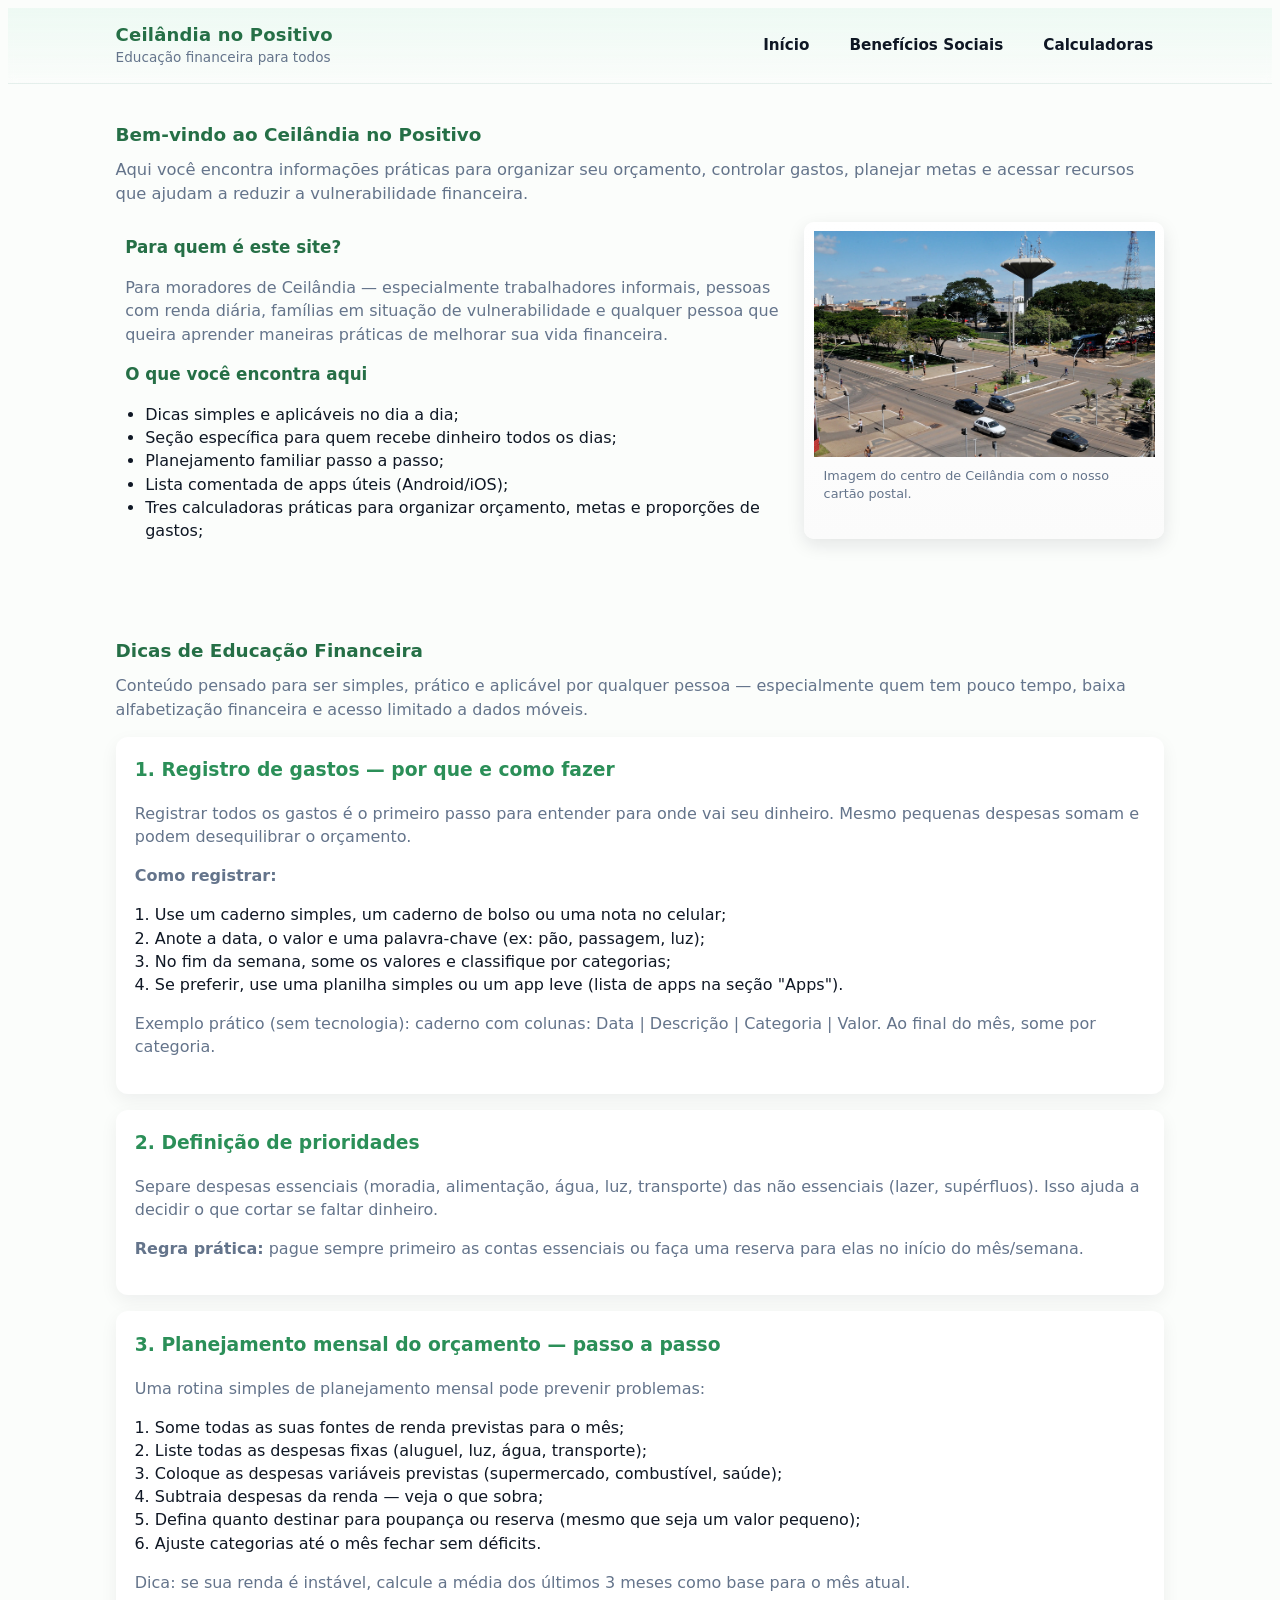
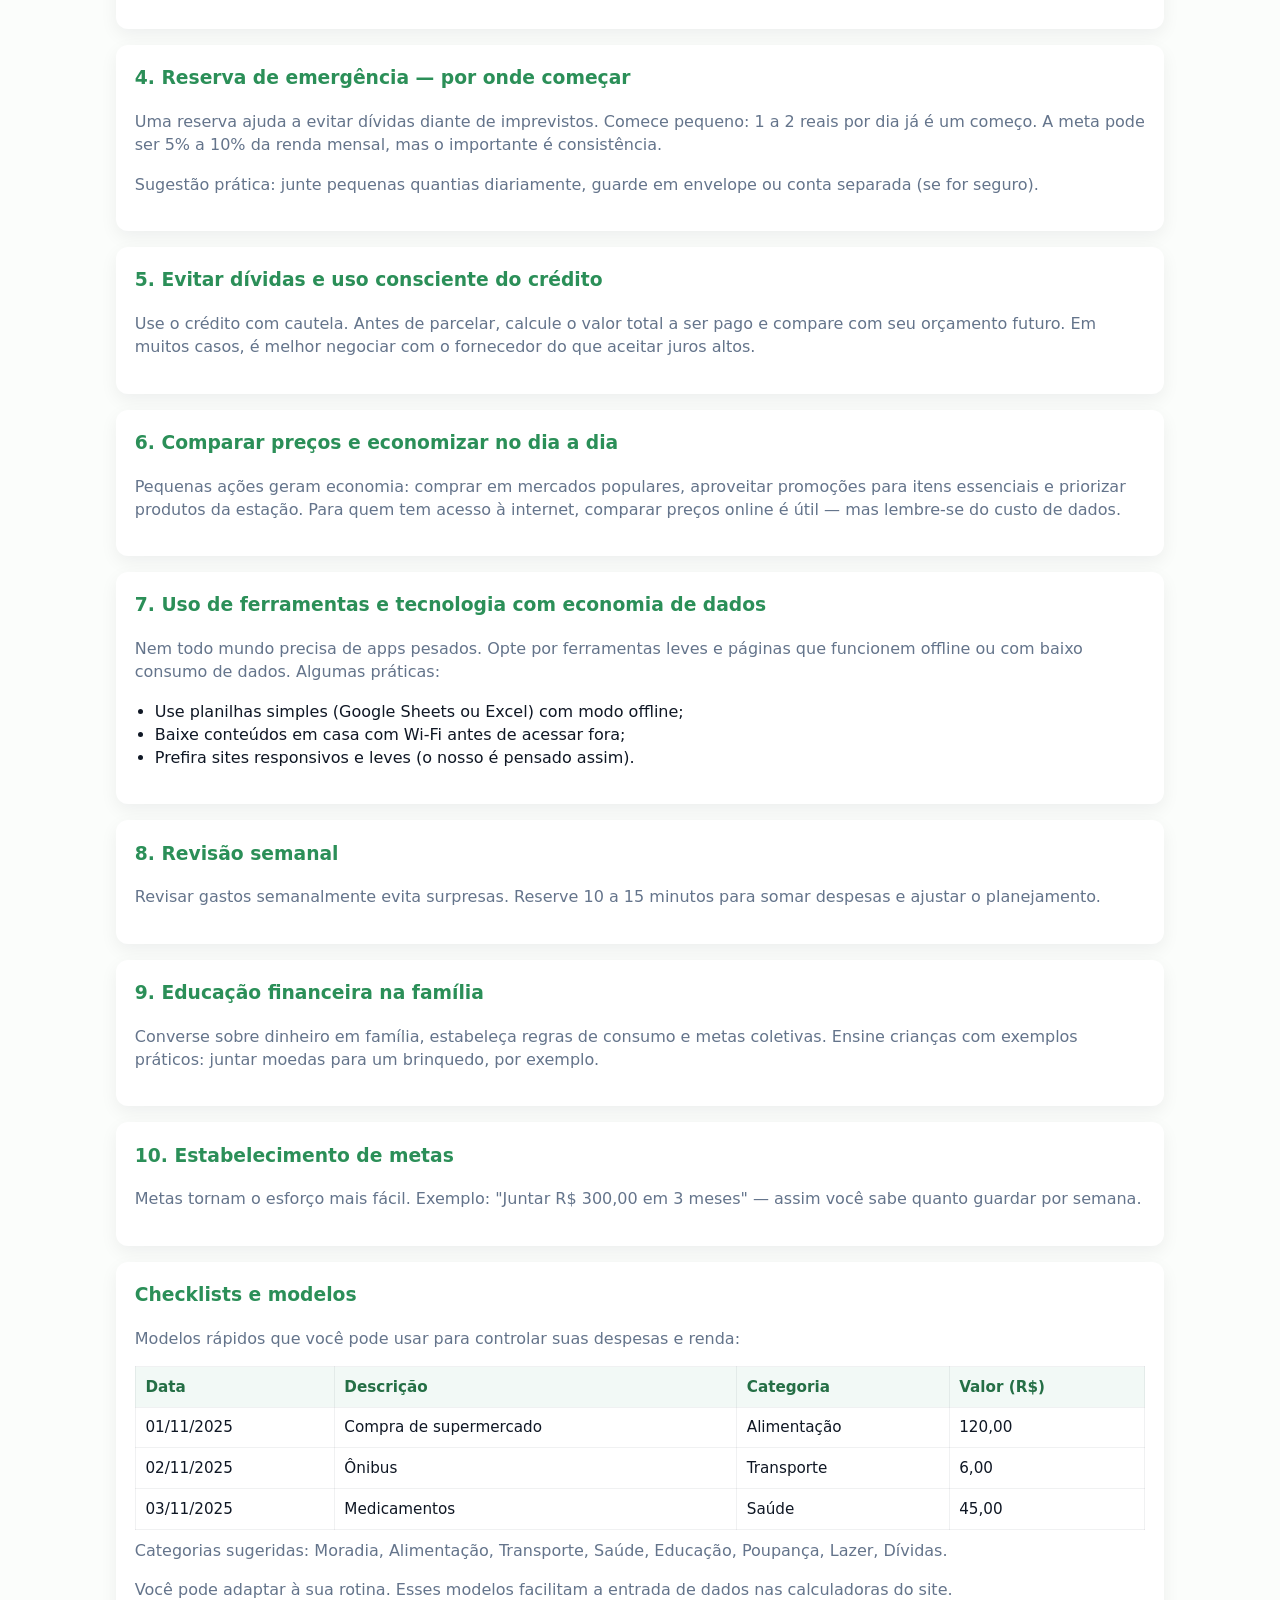
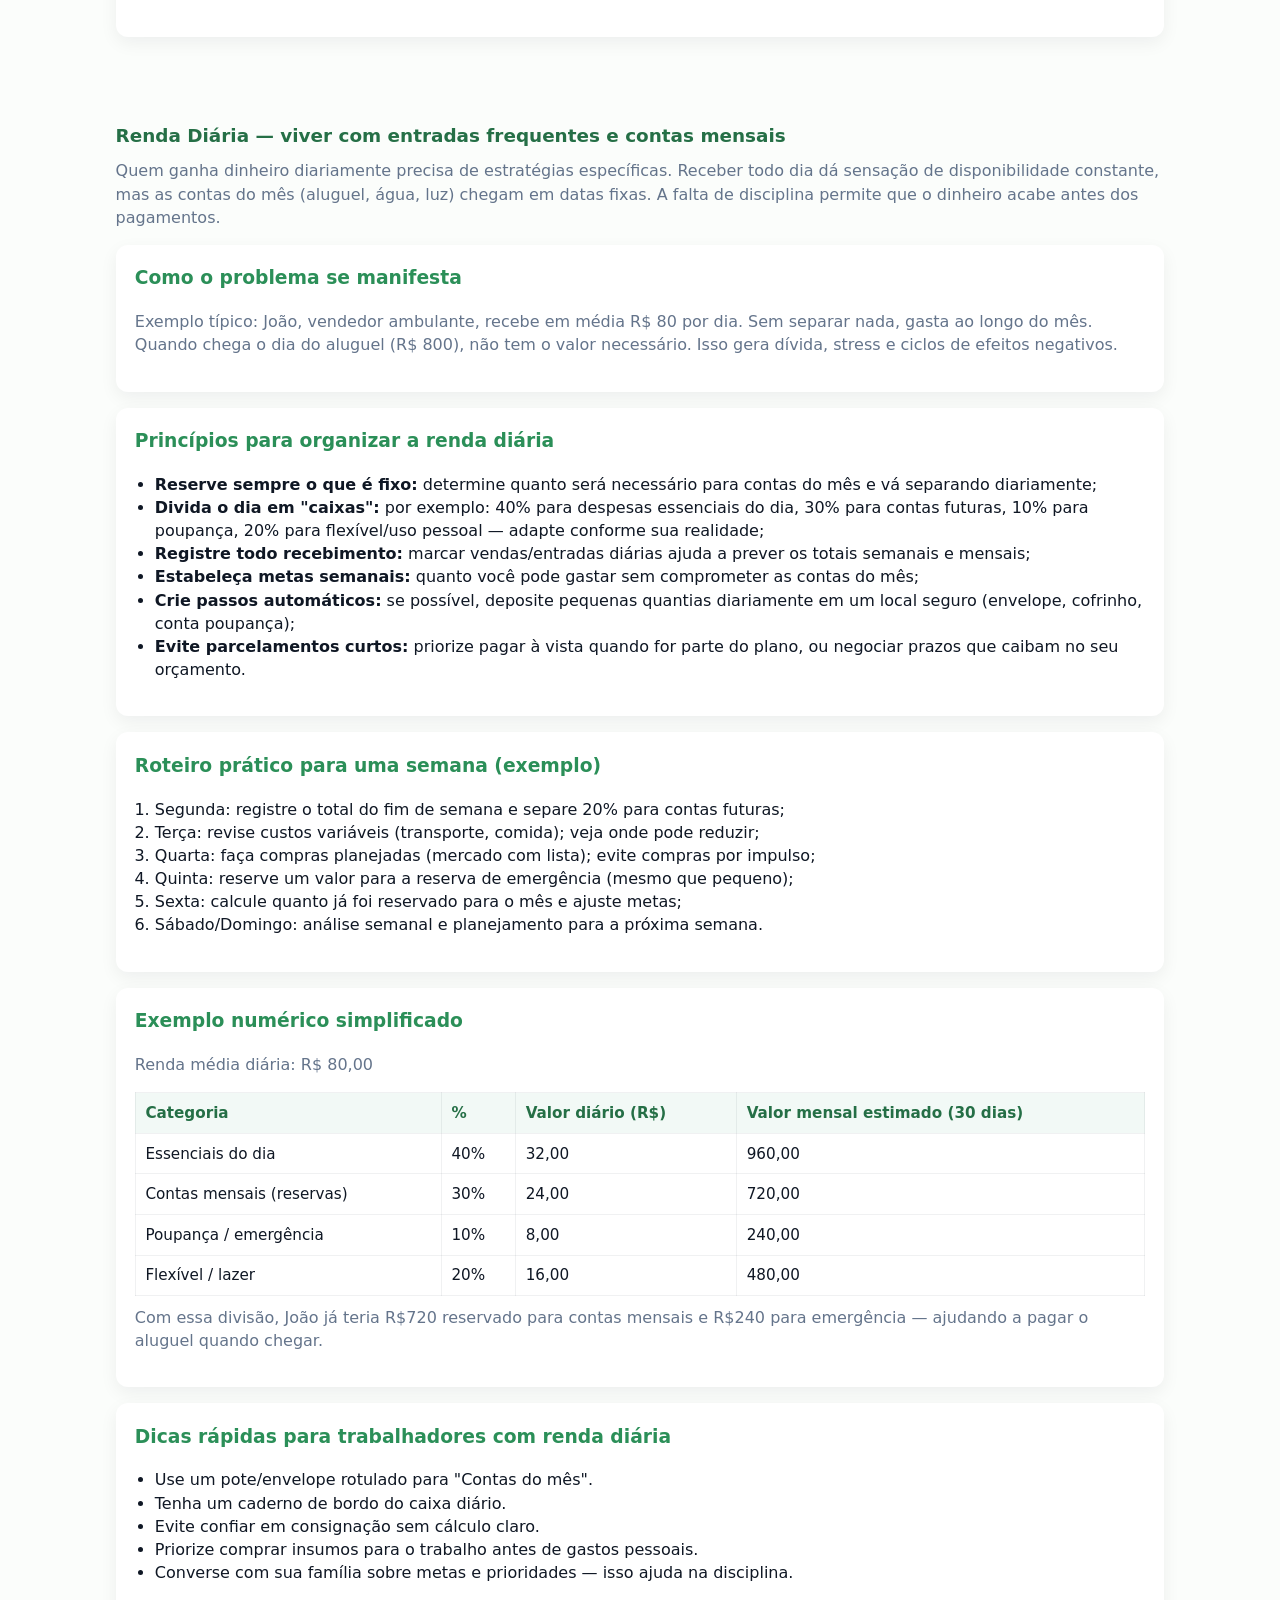
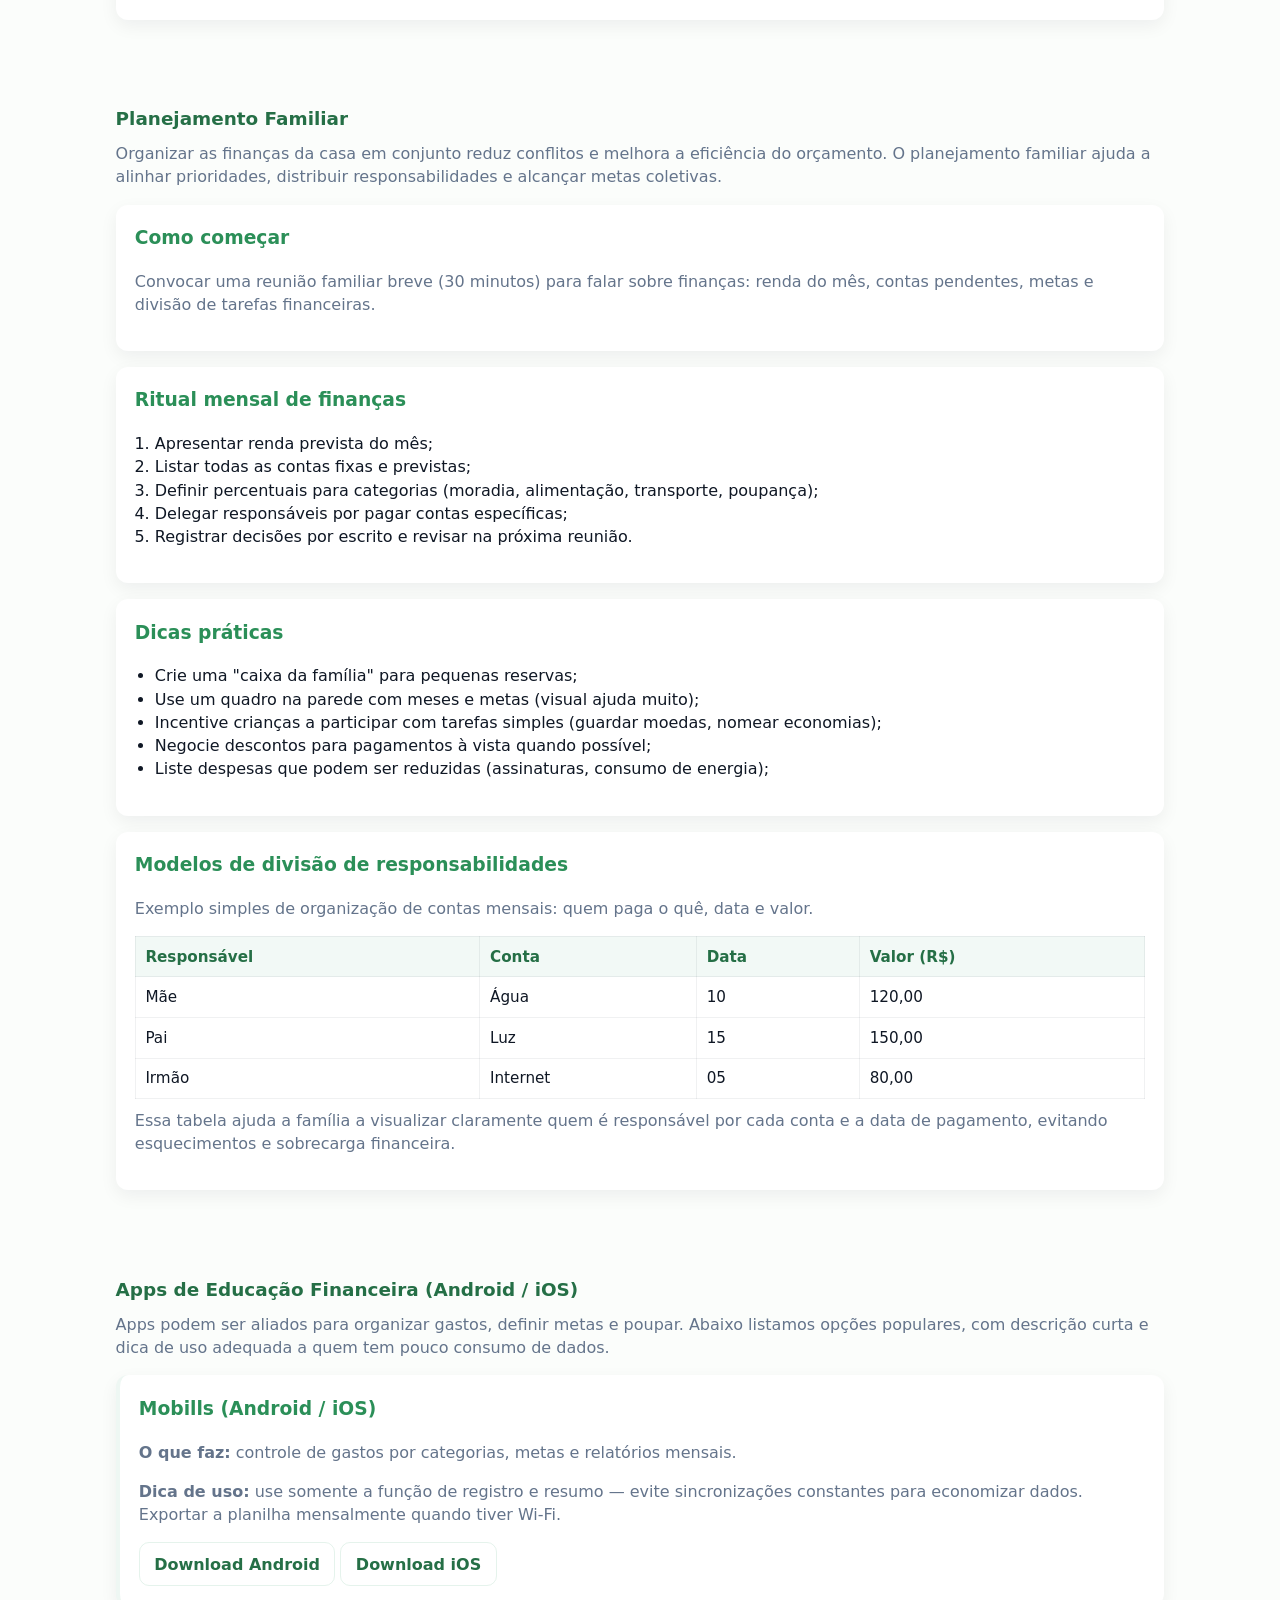
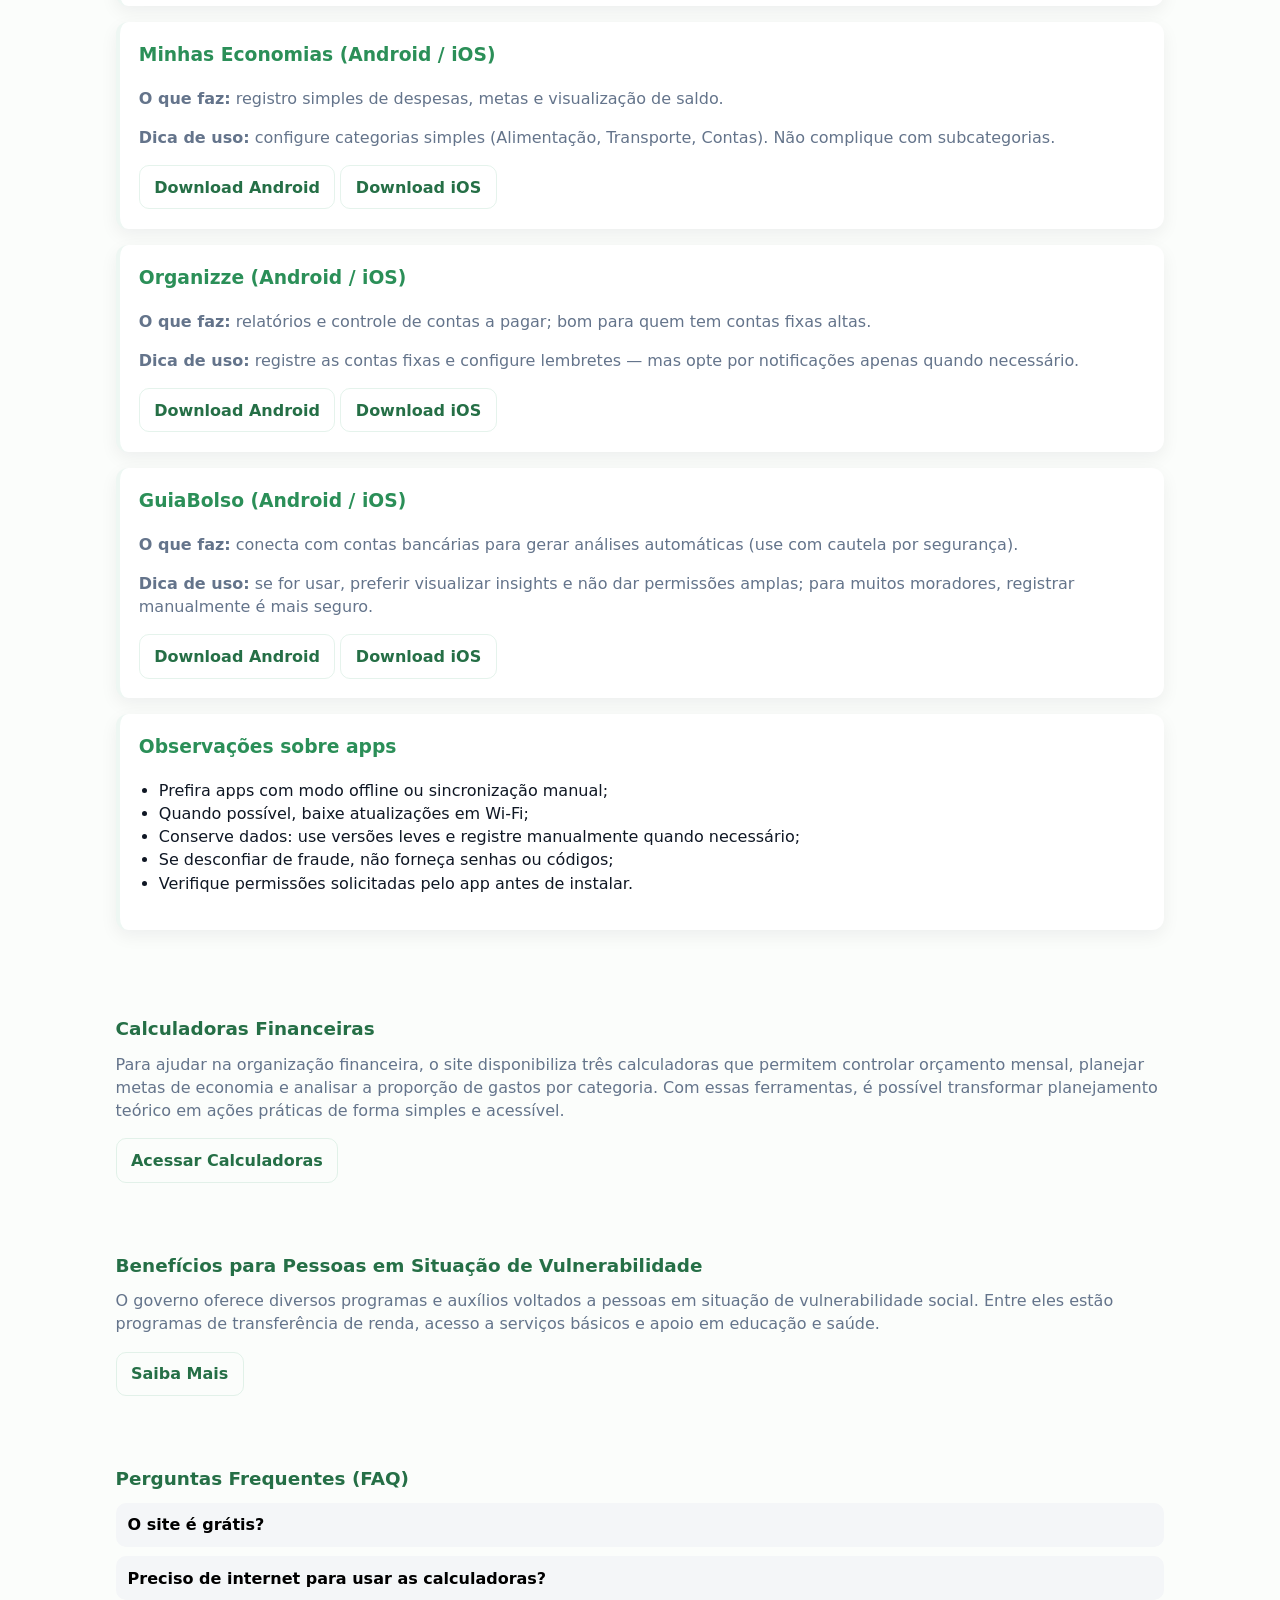
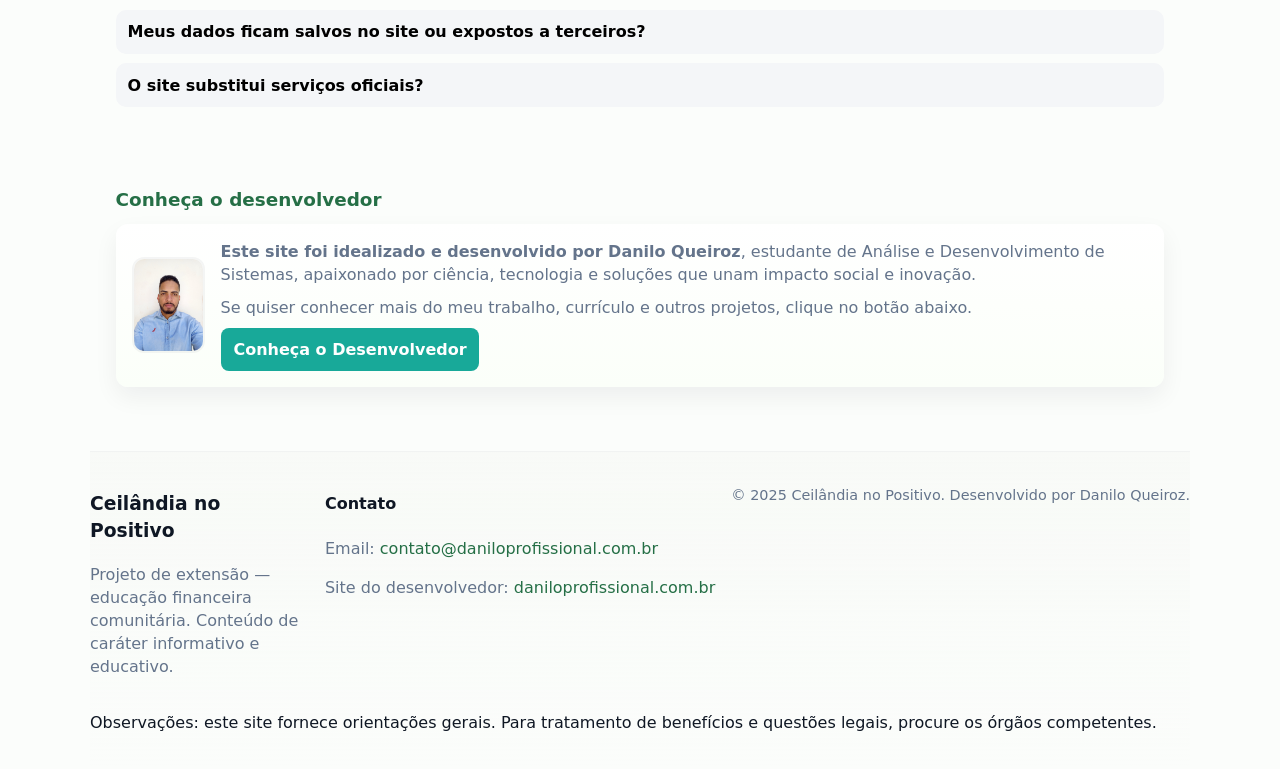
<file: index.html>
<!DOCTYPE html>
<html lang="pt-BR">

<head>
    <meta charset="utf-8" />
    <meta name="viewport" content="width=device-width, initial-scale=1" />
    <title>Ceilândia no Positivo — Educação Financeira Comunitária</title>
    <meta name="description"
        content="Ceilândia no Positivo: orientações práticas de educação financeira, ferramentas e recursos para trabalhadores com renda diária, famílias e moradores de Ceilândia." />
    <link rel="stylesheet" href="css/style.css" />

    <meta name="author" content="Danilo Queiroz" />
</head>

<body>

    <header>
        <div class="container header-inner">
            <div class="brand">
                <h1 class="site-title">Ceilândia no Positivo</h1>
                <p class="site-tag">Educação financeira para todos</p>
            </div>
            <nav>
                <ul class="nav-list">
                    <li class="nav-item"><a href="index.html">Início</a></li>
                    <li class="nav-item"><a href="beneficios.html">Benefícios Sociais</a></li>
                    <li class="nav-item"><a href="calculadoras.html">Calculadoras</a></li>
                </ul>
            </nav>
        </div>
    </header>


    <main id="main" role="main" aria-label="Conteúdo principal">
        <section id="inicio" class="section inicio container">
            <h2>Bem-vindo ao Ceilândia no Positivo</h2>
            <p class="lead">Aqui você encontra informações práticas para organizar seu orçamento, controlar gastos,
                planejar metas e acessar recursos que ajudam a reduzir a vulnerabilidade financeira.</p>

            <div class="hero-grid">
                <div class="hero-text">
                    <h3>Para quem é este site?</h3>
                    <p>Para moradores de Ceilândia — especialmente trabalhadores informais, pessoas com renda diária,
                        famílias em situação de vulnerabilidade e qualquer pessoa que queira aprender maneiras práticas
                        de melhorar sua vida financeira.</p>

                    <h3>O que você encontra aqui</h3>
                    <ul>
                        <li>Dicas simples e aplicáveis no dia a dia;</li>
                        <li>Seção específica para quem recebe dinheiro todos os dias;</li>
                        <li>Planejamento familiar passo a passo;</li>
                        <li>Lista comentada de apps úteis (Android/iOS);</li>
                        <li>Tres calculadoras práticas para organizar orçamento, metas e proporções de gastos;</li>
                    </ul>
                </div>

                <div class="hero-media">
                    <img src="imagens/hero-ceilandia.jpg" alt="Panorama de Ceilândia e população" />
                    <p class="caption">Imagem do centro de Ceilândia com o nosso cartão postal.</p>
                </div>
            </div>

        </section>


        <section id="dicas" class="section dicas container" aria-labelledby="dicas-title">
            <h2 id="dicas-title">Dicas de Educação Financeira</h2>
            <p class="intro">Conteúdo pensado para ser simples, prático e aplicável por qualquer pessoa — especialmente
                quem tem pouco tempo, baixa alfabetização financeira e acesso limitado a dados móveis.</p>


            <article class="dica bloco" id="registro-gastos">
                <h3>1. Registro de gastos — por que e como fazer</h3>
                <p>Registrar todos os gastos é o primeiro passo para entender para onde vai seu dinheiro. Mesmo pequenas
                    despesas somam e podem desequilibrar o orçamento.</p>
                <p><strong>Como registrar:</strong></p>
                <ol>
                    <li>Use um caderno simples, um caderno de bolso ou uma nota no celular;</li>
                    <li>Anote a data, o valor e uma palavra-chave (ex: pão, passagem, luz);</li>
                    <li>No fim da semana, some os valores e classifique por categorias;</li>
                    <li>Se preferir, use uma planilha simples ou um app leve (lista de apps na seção "Apps").</li>
                </ol>
                <p class="exemplo">Exemplo prático (sem tecnologia): caderno com colunas: Data | Descrição | Categoria |
                    Valor. Ao final do mês, some por categoria.</p>
            </article>

            <article class="dica bloco" id="prioridades">
                <h3>2. Definição de prioridades</h3>
                <p>Separe despesas essenciais (moradia, alimentação, água, luz, transporte) das não essenciais (lazer,
                    supérfluos). Isso ajuda a decidir o que cortar se faltar dinheiro.</p>
                <p><strong>Regra prática:</strong> pague sempre primeiro as contas essenciais ou faça uma reserva para
                    elas no início do mês/semana.</p>
            </article>

            <article class="dica bloco" id="orcamento-mensal">
                <h3>3. Planejamento mensal do orçamento — passo a passo</h3>
                <p>Uma rotina simples de planejamento mensal pode prevenir problemas:</p>
                <ol>
                    <li>Some todas as suas fontes de renda previstas para o mês;</li>
                    <li>Liste todas as despesas fixas (aluguel, luz, água, transporte);</li>
                    <li>Coloque as despesas variáveis previstas (supermercado, combustível, saúde);</li>
                    <li>Subtraia despesas da renda — veja o que sobra;</li>
                    <li>Defina quanto destinar para poupança ou reserva (mesmo que seja um valor pequeno);</li>
                    <li>Ajuste categorias até o mês fechar sem déficits.</li>
                </ol>
                <p class="dica-rapida">Dica: se sua renda é instável, calcule a média dos últimos 3 meses como base para
                    o mês atual.</p>
            </article>

            <article class="dica bloco" id="reserva-emergencia">
                <h3>4. Reserva de emergência — por onde começar</h3>
                <p>Uma reserva ajuda a evitar dívidas diante de imprevistos. Comece pequeno: 1 a 2 reais por dia já é um
                    começo. A meta pode ser 5% a 10% da renda mensal, mas o importante é consistência.</p>
                <p>Sugestão prática: junte pequenas quantias diariamente, guarde em envelope ou conta separada (se for
                    seguro).</p>
            </article>

            <article class="dica bloco" id="evitar-dividas">
                <h3>5. Evitar dívidas e uso consciente do crédito</h3>
                <p>Use o crédito com cautela. Antes de parcelar, calcule o valor total a ser pago e compare com seu
                    orçamento futuro. Em muitos casos, é melhor negociar com o fornecedor do que aceitar juros altos.
                </p>
            </article>

            <article class="dica bloco" id="comparar-precos">
                <h3>6. Comparar preços e economizar no dia a dia</h3>
                <p>Pequenas ações geram economia: comprar em mercados populares, aproveitar promoções para itens
                    essenciais e priorizar produtos da estação. Para quem tem acesso à internet, comparar preços online
                    é útil — mas lembre-se do custo de dados.</p>
            </article>

            <article class="dica bloco" id="uso-ferramentas">
                <h3>7. Uso de ferramentas e tecnologia com economia de dados</h3>
                <p>Nem todo mundo precisa de apps pesados. Opte por ferramentas leves e páginas que funcionem offline ou
                    com baixo consumo de dados. Algumas práticas:</p>
                <ul>
                    <li>Use planilhas simples (Google Sheets ou Excel) com modo offline;</li>
                    <li>Baixe conteúdos em casa com Wi-Fi antes de acessar fora;</li>
                    <li>Prefira sites responsivos e leves (o nosso é pensado assim).</li>
                </ul>
            </article>

            <article class="dica bloco" id="revisao-semanal">
                <h3>8. Revisão semanal</h3>
                <p>Revisar gastos semanalmente evita surpresas. Reserve 10 a 15 minutos para somar despesas e ajustar o
                    planejamento.</p>
            </article>

            <article class="dica bloco" id="educacao-familiar">
                <h3>9. Educação financeira na família</h3>
                <p>Converse sobre dinheiro em família, estabeleça regras de consumo e metas coletivas. Ensine crianças
                    com exemplos práticos: juntar moedas para um brinquedo, por exemplo.</p>
            </article>

            <article class="dica bloco" id="metas">
                <h3>10. Estabelecimento de metas</h3>
                <p>Metas tornam o esforço mais fácil. Exemplo: "Juntar R$ 300,00 em 3 meses" — assim você sabe quanto
                    guardar por semana.</p>
            </article>

            <article class="dica bloco" id="checklists">
                <h3>Checklists e modelos</h3>
                <p>Modelos rápidos que você pode usar para controlar suas despesas e renda:</p>

                <table class="table-exemplo" summary="Modelo de controle de gastos diário">
                    <thead>
                        <tr>
                            <th>Data</th>
                            <th>Descrição</th>
                            <th>Categoria</th>
                            <th>Valor (R$)</th>
                        </tr>
                    </thead>
                    <tbody>
                        <tr>
                            <td>01/11/2025</td>
                            <td>Compra de supermercado</td>
                            <td>Alimentação</td>
                            <td>120,00</td>
                        </tr>
                        <tr>
                            <td>02/11/2025</td>
                            <td>Ônibus</td>
                            <td>Transporte</td>
                            <td>6,00</td>
                        </tr>
                        <tr>
                            <td>03/11/2025</td>
                            <td>Medicamentos</td>
                            <td>Saúde</td>
                            <td>45,00</td>
                        </tr>
                    </tbody>
                </table>

                <p>Categorias sugeridas: Moradia, Alimentação, Transporte, Saúde, Educação, Poupança, Lazer, Dívidas.
                </p>
                <p>Você pode adaptar à sua rotina. Esses modelos facilitam a entrada de dados nas calculadoras do site.
                </p>
            </article>

        </section>


        <section id="renda-diaria" class="section renda container" aria-labelledby="renda-diaria-title">
            <h2 id="renda-diaria-title">Renda Diária — viver com entradas frequentes e contas mensais</h2>
            <p>Quem ganha dinheiro diariamente precisa de estratégias específicas. Receber todo dia dá sensação de
                disponibilidade constante, mas as contas do mês (aluguel, água, luz) chegam em datas fixas. A falta de
                disciplina permite que o dinheiro acabe antes dos pagamentos.</p>

            <article class="rd-intro bloco">
                <h3>Como o problema se manifesta</h3>
                <p>Exemplo típico: João, vendedor ambulante, recebe em média R$ 80 por dia. Sem separar nada, gasta ao
                    longo do mês. Quando chega o dia do aluguel (R$ 800), não tem o valor necessário. Isso gera dívida,
                    stress e ciclos de efeitos negativos.</p>
            </article>

            <article class="rd-principios bloco">
                <h3>Princípios para organizar a renda diária</h3>
                <ul>
                    <li><strong>Reserve sempre o que é fixo:</strong> determine quanto será necessário para contas do
                        mês e vá separando diariamente;</li>
                    <li><strong>Divida o dia em "caixas":</strong> por exemplo: 40% para despesas essenciais do dia, 30%
                        para contas futuras, 10% para poupança, 20% para flexível/uso pessoal — adapte conforme sua
                        realidade;</li>
                    <li><strong>Registre todo recebimento:</strong> marcar vendas/entradas diárias ajuda a prever os
                        totais semanais e mensais;</li>
                    <li><strong>Estabeleça metas semanais:</strong> quanto você pode gastar sem comprometer as contas do
                        mês;</li>
                    <li><strong>Crie passos automáticos:</strong> se possível, deposite pequenas quantias diariamente em
                        um local seguro (envelope, cofrinho, conta poupança);</li>
                    <li><strong>Evite parcelamentos curtos:</strong> priorize pagar à vista quando for parte do plano,
                        ou negociar prazos que caibam no seu orçamento.</li>
                </ul>
            </article>

            <article class="rd-roteiro bloco">
                <h3>Roteiro prático para uma semana (exemplo)</h3>
                <ol>
                    <li>Segunda: registre o total do fim de semana e separe 20% para contas futuras;</li>
                    <li>Terça: revise custos variáveis (transporte, comida); veja onde pode reduzir;</li>
                    <li>Quarta: faça compras planejadas (mercado com lista); evite compras por impulso;</li>
                    <li>Quinta: reserve um valor para a reserva de emergência (mesmo que pequeno);</li>
                    <li>Sexta: calcule quanto já foi reservado para o mês e ajuste metas;</li>
                    <li>Sábado/Domingo: análise semanal e planejamento para a próxima semana.</li>
                </ol>
            </article>

            <article class="rd-exemplo bloco">
                <h3>Exemplo numérico simplificado</h3>
                <p>Renda média diária: R$ 80,00</p>
                <table class="table-exemplo" summary="Exemplo distribuição renda diária">
                    <thead>
                        <tr>
                            <th>Categoria</th>
                            <th>%</th>
                            <th>Valor diário (R$)</th>
                            <th>Valor mensal estimado (30 dias)</th>
                        </tr>
                    </thead>
                    <tbody>
                        <tr>
                            <td>Essenciais do dia</td>
                            <td>40%</td>
                            <td>32,00</td>
                            <td>960,00</td>
                        </tr>
                        <tr>
                            <td>Contas mensais (reservas)</td>
                            <td>30%</td>
                            <td>24,00</td>
                            <td>720,00</td>
                        </tr>
                        <tr>
                            <td>Poupança / emergência</td>
                            <td>10%</td>
                            <td>8,00</td>
                            <td>240,00</td>
                        </tr>
                        <tr>
                            <td>Flexível / lazer</td>
                            <td>20%</td>
                            <td>16,00</td>
                            <td>480,00</td>
                        </tr>
                    </tbody>
                </table>
                <p>Com essa divisão, João já teria R$720 reservado para contas mensais e R$240 para emergência —
                    ajudando a pagar o aluguel quando chegar.</p>
            </article>

            <article class="rd-dicas bloco">
                <h3>Dicas rápidas para trabalhadores com renda diária</h3>
                <ul>
                    <li>Use um pote/envelope rotulado para "Contas do mês".</li>
                    <li>Tenha um caderno de bordo do caixa diário.</li>
                    <li>Evite confiar em consignação sem cálculo claro.</li>
                    <li>Priorize comprar insumos para o trabalho antes de gastos pessoais.</li>
                    <li>Converse com sua família sobre metas e prioridades — isso ajuda na disciplina.</li>
                </ul>
            </article>
        </section>


        <section id="planejamento-familiar" class="section planejamento container" aria-labelledby="planejamento-title">
            <h2 id="planejamento-title">Planejamento Familiar</h2>
            <p>Organizar as finanças da casa em conjunto reduz conflitos e melhora a eficiência do orçamento. O
                planejamento familiar ajuda a alinhar prioridades, distribuir responsabilidades e alcançar metas
                coletivas.</p>

            <article class="pf-intro bloco">
                <h3>Como começar</h3>
                <p>Convocar uma reunião familiar breve (30 minutos) para falar sobre finanças: renda do mês, contas
                    pendentes, metas e divisão de tarefas financeiras.</p>
            </article>

            <article class="pf-rotina bloco">
                <h3>Ritual mensal de finanças</h3>
                <ol>
                    <li>Apresentar renda prevista do mês;</li>
                    <li>Listar todas as contas fixas e previstas;</li>
                    <li>Definir percentuais para categorias (moradia, alimentação, transporte, poupança);</li>
                    <li>Delegar responsáveis por pagar contas específicas;</li>
                    <li>Registrar decisões por escrito e revisar na próxima reunião.</li>
                </ol>
            </article>

            <article class="pf-dicas bloco">
                <h3>Dicas práticas</h3>
                <ul>
                    <li>Crie uma "caixa da família" para pequenas reservas;</li>
                    <li>Use um quadro na parede com meses e metas (visual ajuda muito);</li>
                    <li>Incentive crianças a participar com tarefas simples (guardar moedas, nomear economias);</li>
                    <li>Negocie descontos para pagamentos à vista quando possível;</li>
                    <li>Liste despesas que podem ser reduzidas (assinaturas, consumo de energia);</li>
                </ul>
            </article>

            <article class="pf-modelos bloco">
                <h3>Modelos de divisão de responsabilidades</h3>
                <p>Exemplo simples de organização de contas mensais: quem paga o quê, data e valor.</p>
                <table class="table-exemplo" summary="Divisão de responsabilidades familiares">
                    <thead>
                        <tr>
                            <th>Responsável</th>
                            <th>Conta</th>
                            <th>Data</th>
                            <th>Valor (R$)</th>
                        </tr>
                    </thead>
                    <tbody>
                        <tr>
                            <td>Mãe</td>
                            <td>Água</td>
                            <td>10</td>
                            <td>120,00</td>
                        </tr>
                        <tr>
                            <td>Pai</td>
                            <td>Luz</td>
                            <td>15</td>
                            <td>150,00</td>
                        </tr>
                        <tr>
                            <td>Irmão</td>
                            <td>Internet</td>
                            <td>05</td>
                            <td>80,00</td>
                        </tr>
                    </tbody>
                </table>
                <p>Essa tabela ajuda a família a visualizar claramente quem é responsável por cada conta e a data de
                    pagamento, evitando esquecimentos e sobrecarga financeira.</p>
            </article>

        </section>


        <section id="apps" class="section apps container" aria-labelledby="apps-title">
            <h2 id="apps-title">Apps de Educação Financeira (Android / iOS)</h2>
            <p>Apps podem ser aliados para organizar gastos, definir metas e poupar. Abaixo listamos opções populares,
                com descrição curta e dica de uso adequada a quem tem pouco consumo de dados.</p>


            <article class="app bloco" id="app-mobills">
                <h3>Mobills (Android / iOS)</h3>
                <p><strong>O que faz:</strong> controle de gastos por categorias, metas e relatórios mensais.</p>
                <p><strong>Dica de uso:</strong> use somente a função de registro e resumo — evite sincronizações
                    constantes para economizar dados. Exportar a planilha mensalmente quando tiver Wi-Fi.</p>
                <div class="app-buttons">
                    <a href="https://play.google.com/store/apps/details?id=br.com.mobills" target="_blank"
                        class="btn btn-android">Download Android</a>
                    <a href="https://apps.apple.com/br/app/mobills/id1045398433" target="_blank"
                        class="btn btn-ios">Download iOS</a>
                </div>
            </article>


            <article class="app bloco" id="app-minhas-economias">
                <h3>Minhas Economias (Android / iOS)</h3>
                <p><strong>O que faz:</strong> registro simples de despesas, metas e visualização de saldo.</p>
                <p><strong>Dica de uso:</strong> configure categorias simples (Alimentação, Transporte, Contas). Não
                    complique com subcategorias.</p>
                <div class="app-buttons">
                    <a href="https://play.google.com/store/apps/details?id=com.minhaseconomias" target="_blank"
                        class="btn btn-android">Download Android</a>
                    <a href="https://apps.apple.com/br/app/minhas-economias/id1234567890" target="_blank"
                        class="btn btn-ios">Download iOS</a>
                </div>
            </article>


            <article class="app bloco" id="app-organizze">
                <h3>Organizze (Android / iOS)</h3>
                <p><strong>O que faz:</strong> relatórios e controle de contas a pagar; bom para quem tem contas fixas
                    altas.</p>
                <p><strong>Dica de uso:</strong> registre as contas fixas e configure lembretes — mas opte por
                    notificações apenas quando necessário.</p>
                <div class="app-buttons">
                    <a href="https://play.google.com/store/apps/details?id=br.com.organizze" target="_blank"
                        class="btn btn-android">Download Android</a>
                    <a href="https://apps.apple.com/br/app/organizze/id1234567890" target="_blank"
                        class="btn btn-ios">Download iOS</a>
                </div>
            </article>


            <article class="app bloco" id="app-guia-bolso">
                <h3>GuiaBolso (Android / iOS)</h3>
                <p><strong>O que faz:</strong> conecta com contas bancárias para gerar análises automáticas (use com
                    cautela por segurança).</p>
                <p><strong>Dica de uso:</strong> se for usar, preferir visualizar insights e não dar permissões amplas;
                    para muitos moradores, registrar manualmente é mais seguro.</p>
                <div class="app-buttons">
                    <a href="https://play.google.com/store/apps/details?id=br.com.guiabolso" target="_blank"
                        class="btn btn-android">Download Android</a>
                    <a href="https://apps.apple.com/br/app/guiabolso/id1234567890" target="_blank"
                        class="btn btn-ios">Download iOS</a>
                </div>
            </article>


            <article class="app bloco" id="app-todos">
                <h3>Observações sobre apps</h3>
                <ul>
                    <li>Prefira apps com modo offline ou sincronização manual;</li>
                    <li>Quando possível, baixe atualizações em Wi-Fi;</li>
                    <li>Conserve dados: use versões leves e registre manualmente quando necessário;</li>
                    <li>Se desconfiar de fraude, não forneça senhas ou códigos;</li>
                    <li>Verifique permissões solicitadas pelo app antes de instalar.</li>
                </ul>
            </article>
        </section>


        <section id="calculadoras" class="section calculadoras container" aria-labelledby="calculadoras-title">
            <h2 id="calculadoras-title">Calculadoras Financeiras</h2>
            <p>Para ajudar na organização financeira, o site disponibiliza três calculadoras que permitem controlar
                orçamento mensal, planejar metas de economia e analisar a proporção de gastos por categoria. Com essas
                ferramentas, é possível transformar planejamento teórico em ações práticas de forma simples e acessível.
            </p>

            <div class="btn-calculadoras">
                <a href="calculadoras.html" class="btn btn-principal">Acessar Calculadoras</a>
            </div>
        </section>



        <section id="beneficios" class="section beneficios container" aria-labelledby="beneficios-title">
            <h2 id="beneficios-title">Benefícios para Pessoas em Situação de Vulnerabilidade</h2>
            <p>O governo oferece diversos programas e auxílios voltados a pessoas em situação de vulnerabilidade social.
                Entre eles estão programas de transferência de renda, acesso a serviços básicos e apoio em educação e
                saúde.</p>

            <div class="btn-beneficios">
                <a href="beneficios.html" class="btn btn-principal">Saiba Mais</a>
            </div>
        </section>

        <section id="faq" class="section faq container" aria-labelledby="faq-title">
            <h2 id="faq-title">Perguntas Frequentes (FAQ)</h2>

            <div class="faq-item">
                <button aria-expanded="false" aria-controls="faq1" class="faq-question">O site é grátis?</button>
                <div id="faq1" class="faq-answer" hidden>
                    <p>Sim. Todo o conteúdo do Ceilândia no Positivo é gratuito.</p>
                </div>
            </div>

            <div class="faq-item">
                <button aria-expanded="false" aria-controls="faq2" class="faq-question">Preciso de internet para usar as
                    calculadoras?</button>
                <div id="faq2" class="faq-answer" hidden>
                    <p>As calculadoras funcionam online. Recomendamos pré-carregar a página em Wi-Fi se você tiver dados
                        limitados.</p>
                </div>
            </div>

            <div class="faq-item">
                <button aria-expanded="false" aria-controls="faq5" class="faq-question">Meus dados ficam salvos no site
                    ou expostos a terceiros?</button>
                <div id="faq5" class="faq-answer" hidden>
                    <p>Não, os dados inseridos nas calculadoras não são salvos no site nem compartilhados com terceiros.
                        Todas as informações permanecem localmente no seu dispositivo e são usadas apenas para gerar os
                        cálculos.</p>
                </div>
            </div>


            <div class="faq-item">
                <button aria-expanded="false" aria-controls="faq4" class="faq-question">O site substitui serviços
                    oficiais?</button>
                <div id="faq4" class="faq-answer" hidden>
                    <p>Não. O site oferece orientações e ferramentas práticas, mas para tratar de benefícios ou
                        documentação é necessário procurar os serviços oficiais competentes.</p>
                </div>
            </div>
        </section>



        <section id="desenvolvedor" class="section desenvolvedor container" aria-labelledby="desenvolvedor-title">
            <h2 id="desenvolvedor-title">Conheça o desenvolvedor</h2>

            <div class="card desenvolvedor-card" role="region" aria-label="Sobre o desenvolvedor">
                <img src="imagens/minha-foto.jpg" alt="Foto de Danilo Queiroz" class="desenvolvedor-foto" />
                <div class="desenvolvedor-text">
                    <p><strong>Este site foi idealizado e desenvolvido por Danilo Queiroz</strong>, estudante de Análise
                        e Desenvolvimento de Sistemas, apaixonado por ciência, tecnologia e soluções que unam impacto
                        social e inovação.</p>
                    <p>Se quiser conhecer mais do meu trabalho, currículo e outros projetos, clique no botão abaixo.</p>
                    <a class="btn desenvolvedor-btn" href="https://daniloprofissional.com.br" target="_blank"
                        rel="noopener noreferrer">Conheça o Desenvolvedor</a>
                </div>
            </div>
        </section>


        <footer id="footer" class="footer container" role="contentinfo">
            <div class="footer-grid">
                <div class="footer-about">
                    <h3>Ceilândia no Positivo</h3>
                    <p>Projeto de extensão — educação financeira comunitária. Conteúdo de caráter informativo e
                        educativo.</p>
                </div>

                <div class="footer-contacts">
                    <h4>Contato</h4>
                    <p>Email: <a href="mailto:contato@daniloprofissional.com.br">contato@daniloprofissional.com.br</a>
                    </p>
                    <p>Site do desenvolvedor: <a href="https://daniloprofissional.com.br" target="_blank"
                            rel="noopener">daniloprofissional.com.br</a></p>
                </div>

                <div class="footer-credits">
                    <p>&copy; 2025 Ceilândia no Positivo. Desenvolvido por Danilo Queiroz.</p>
                </div>
            </div>

            <div class="footer-legal">
                <p>Observações: este site fornece orientações gerais. Para tratamento de benefícios e questões legais,
                    procure os órgãos competentes.</p>
            </div>
        </footer>
    </main>
    <script src="js/script.js"></script>
</body>

</html>
</file>
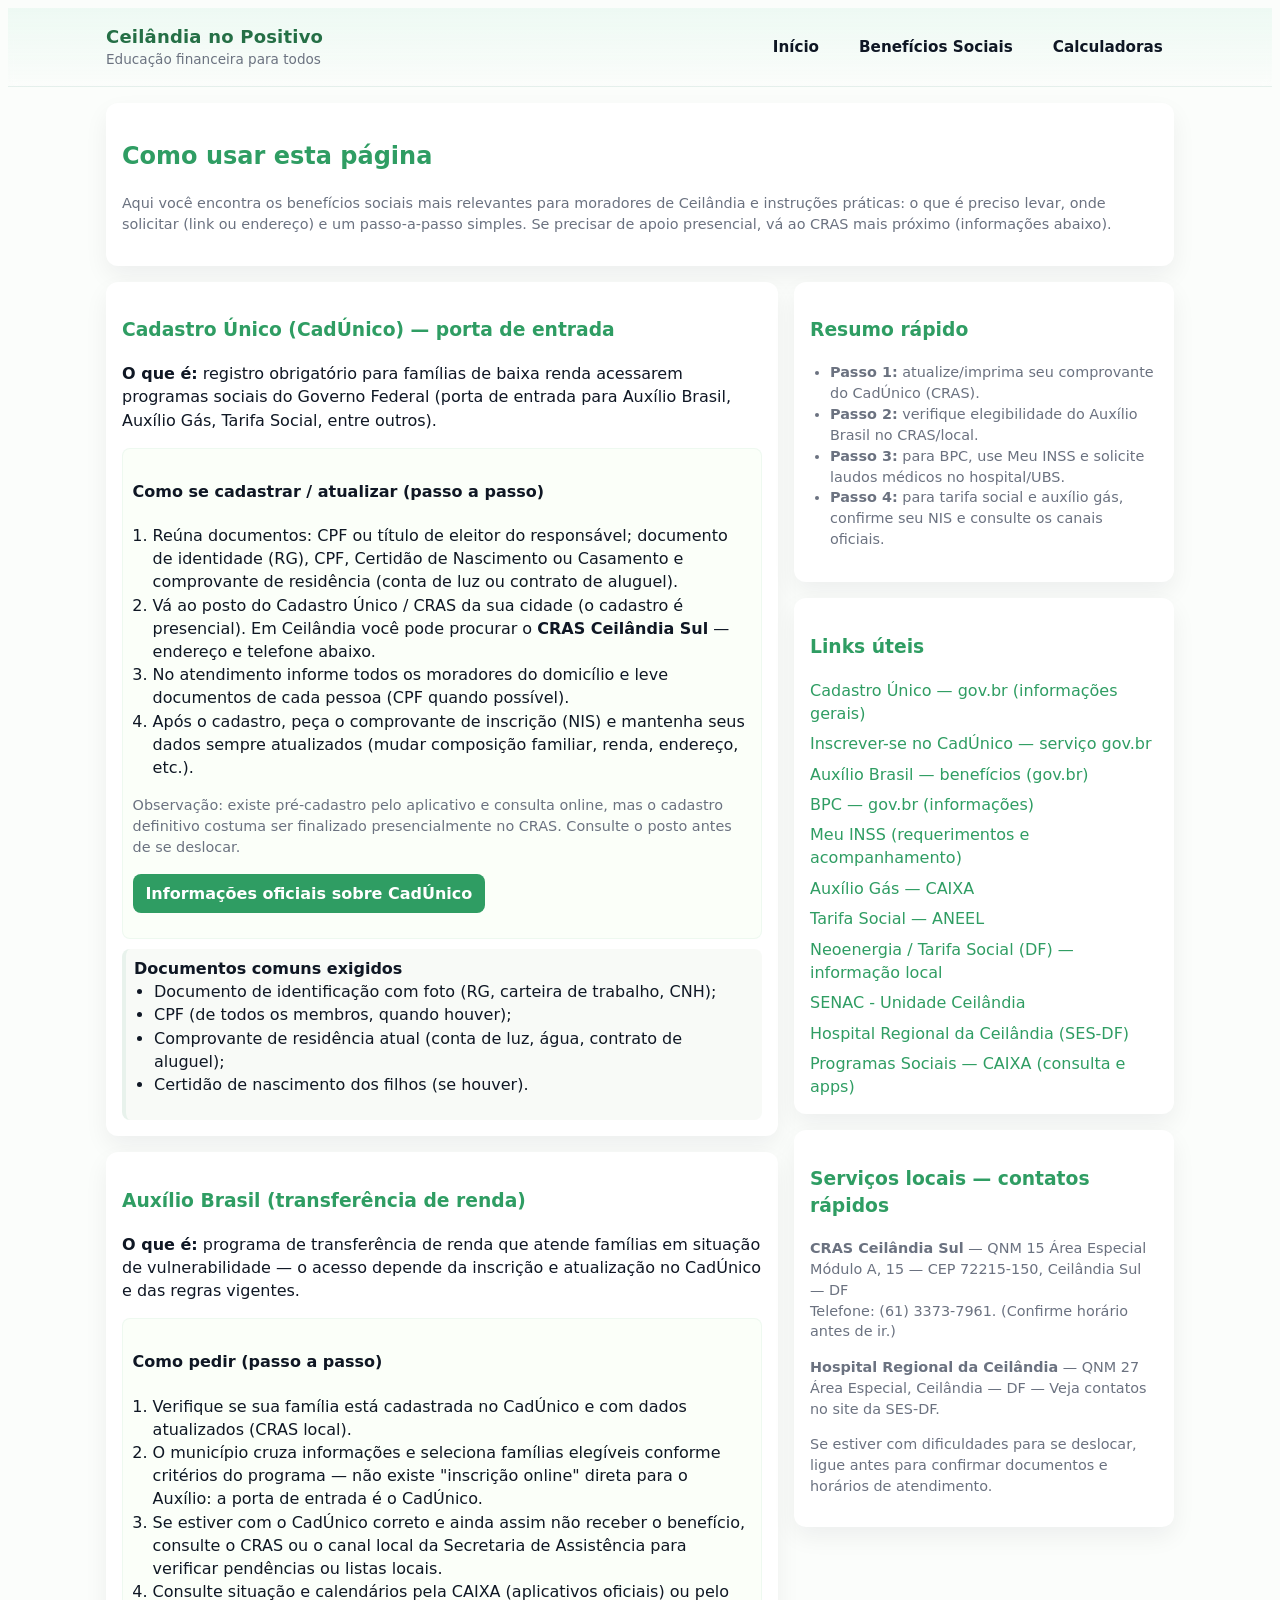
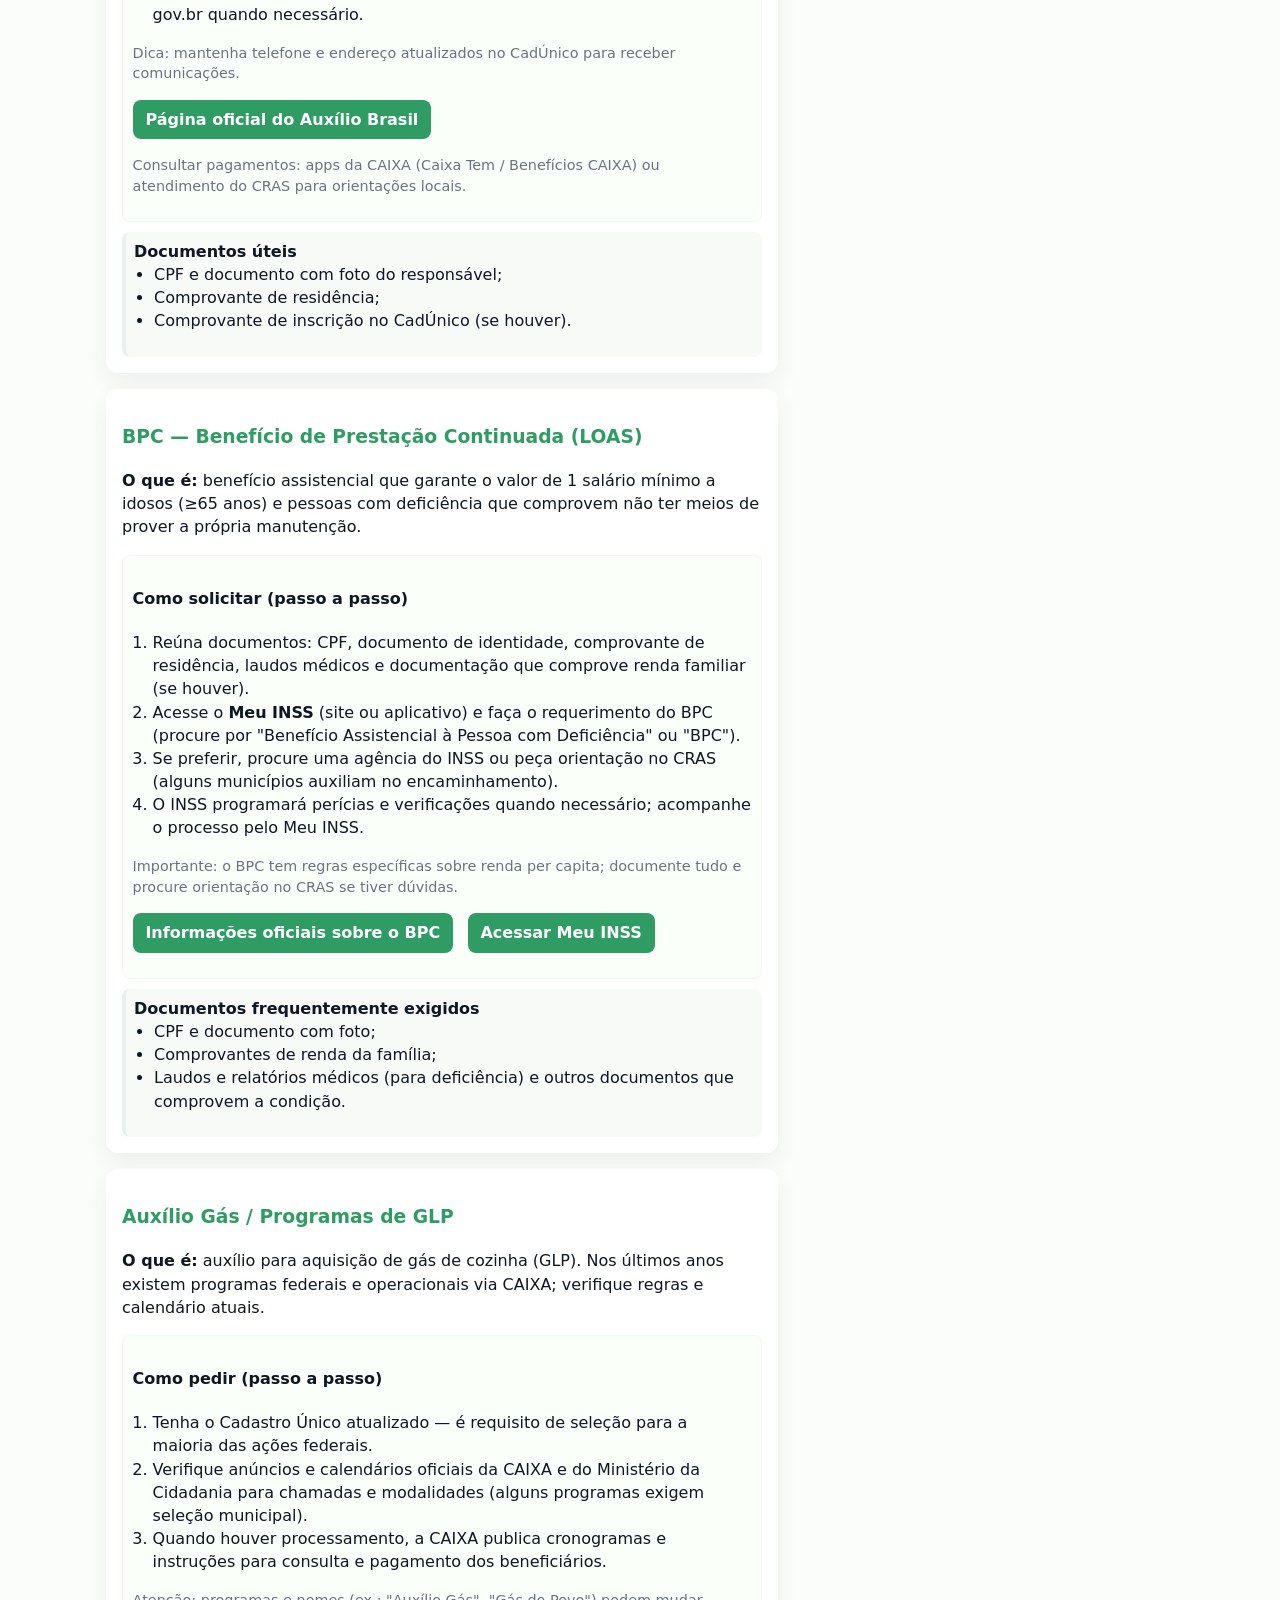
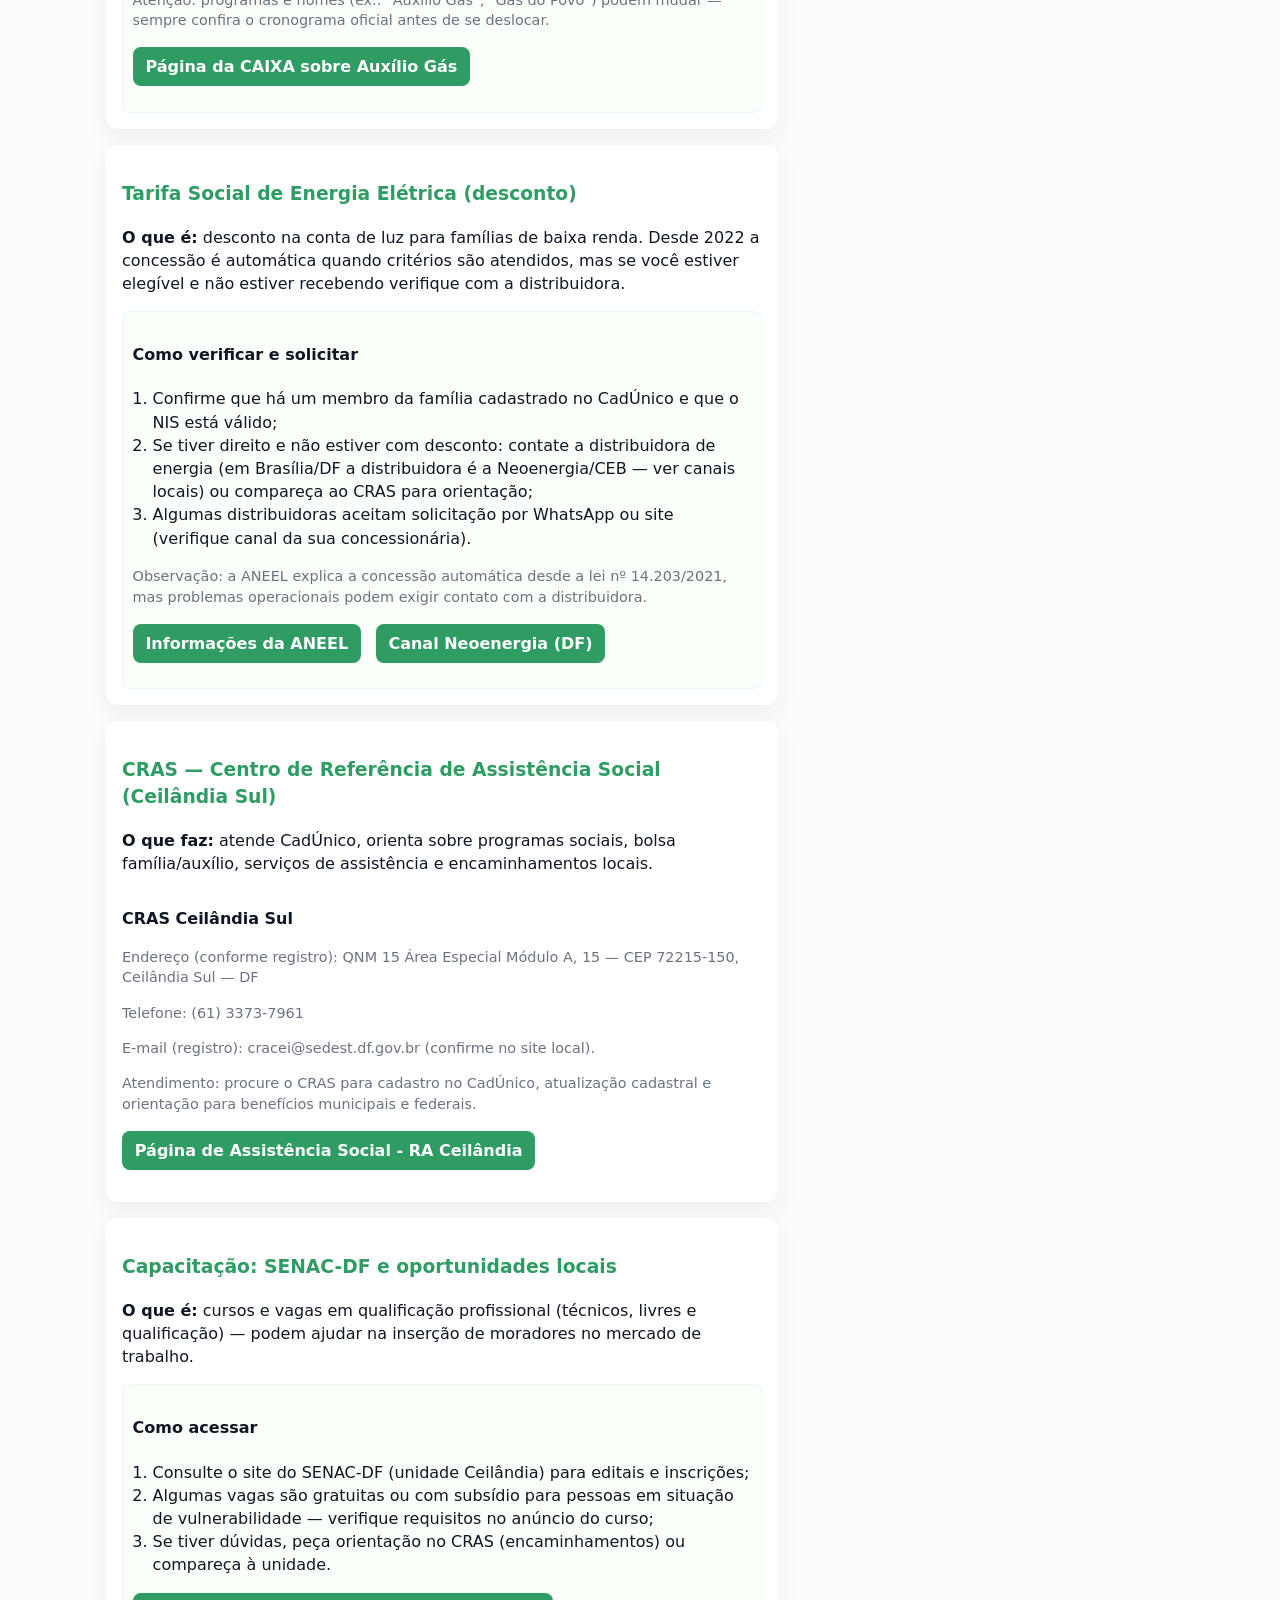
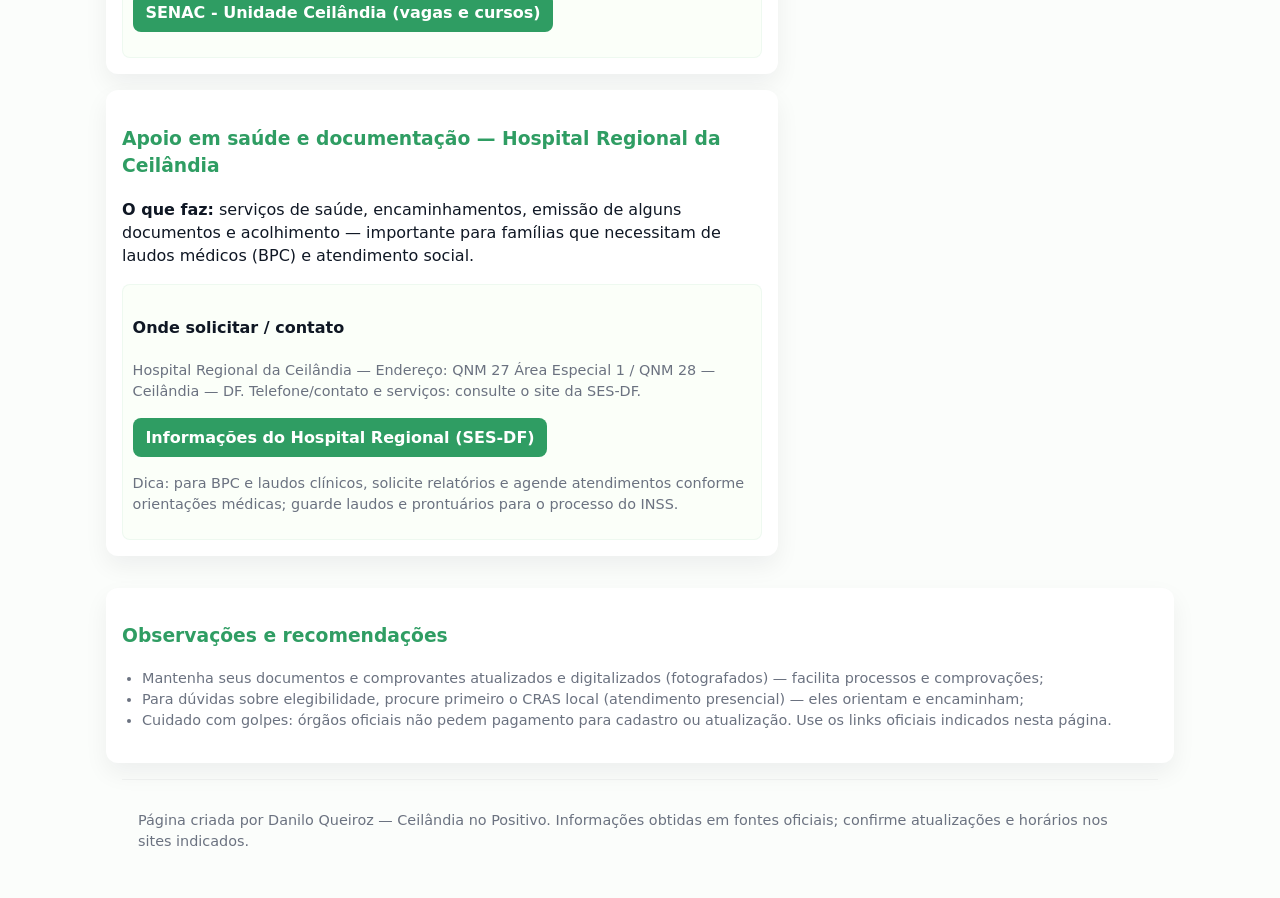
<file: beneficios.html>
<!doctype html>
<html lang="pt-BR">

<head>
    <meta charset="utf-8" />
    <meta name="viewport" content="width=device-width,initial-scale=1" />
    <title>Benefícios Sociais — Ceilândia no Positivo</title>
    <meta name="description"
        content="Guia prático de benefícios sociais para moradores de Ceilândia (CadÚnico, Auxílio Brasil, BPC, Auxílio Gás, Tarifa Social) — como solicitar, documentos necessários e locais de atendimento." />
    <link rel="stylesheet" href="css/style.css" />
    <link rel="stylesheet" href="css/beneficios.css">
</head>

<body>
    
    <header>
        <div class="container header-inner">
            <div class="brand">
                <h1 class="site-title">Ceilândia no Positivo</h1>
                <p class="site-tag">Educação financeira para todos</p>
            </div>
            <nav>
                <ul class="nav-list">
                    <li class="nav-item"><a href="index.html">Início</a></li>
                    <li class="nav-item"><a href="beneficios.html">Benefícios Sociais</a></li>
                    <li class="nav-item"><a href="calculadoras.html">Calculadoras</a></li>
                </ul>
            </nav>
        </div>
    </header>

    <main class="container" role="main">
        <section class="card" aria-labelledby="intro">
            <h2 id="intro">Como usar esta página</h2>
            <p class="small muted">Aqui você encontra os benefícios sociais mais relevantes para moradores de Ceilândia
                e instruções práticas: o que é preciso levar, onde solicitar (link ou endereço) e um passo-a-passo
                simples. Se precisar de apoio presencial, vá ao CRAS mais próximo (informações abaixo).</p>
        </section>

        <div class="grid">

            
            <div>

                
                <article class="card" id="cadunico" aria-labelledby="cadunico-title">
                    <h3 id="cadunico-title">Cadastro Único (CadÚnico) — porta de entrada</h3>
                    <p><strong>O que é:</strong> registro obrigatório para famílias de baixa renda acessarem programas
                        sociais do Governo Federal (porta de entrada para Auxílio Brasil, Auxílio Gás, Tarifa Social,
                        entre outros).</p>

                    <div class="steps" role="region" aria-label="Passo a passo para cadastro no Cadastro Único">
                        <h4>Como se cadastrar / atualizar (passo a passo)</h4>
                        <ol>
                            <li>Reúna documentos: CPF ou título de eleitor do responsável; documento de identidade (RG),
                                CPF, Certidão de Nascimento ou Casamento e comprovante de residência (conta de luz ou
                                contrato de aluguel).</li>
                            <li>Vá ao posto do Cadastro Único / CRAS da sua cidade (o cadastro é presencial). Em
                                Ceilândia você pode procurar o <strong>CRAS Ceilândia Sul</strong> — endereço e telefone
                                abaixo.</li>
                            <li>No atendimento informe todos os moradores do domicílio e leve documentos de cada pessoa
                                (CPF quando possível).</li>
                            <li>Após o cadastro, peça o comprovante de inscrição (NIS) e mantenha seus dados sempre
                                atualizados (mudar composição familiar, renda, endereço, etc.).</li>
                        </ol>
                        <p class="small muted">Observação: existe pré-cadastro pelo aplicativo e consulta online, mas o
                            cadastro definitivo costuma ser finalizado presencialmente no CRAS. Consulte o posto antes
                            de se deslocar.</p>
                        <p><a class="btn-inline" href="https://www.gov.br/mds/pt-br/acoes-e-programas/cadastro-unico"
                                target="_blank" rel="noopener">Informações oficiais sobre CadÚnico</a></p>
                    </div>

                    <div class="docs">
                        <strong>Documentos comuns exigidos</strong>
                        <ul>
                            <li>Documento de identificação com foto (RG, carteira de trabalho, CNH);</li>
                            <li>CPF (de todos os membros, quando houver);</li>
                            <li>Comprovante de residência atual (conta de luz, água, contrato de aluguel);</li>
                            <li>Certidão de nascimento dos filhos (se houver).</li>
                        </ul>
                    </div>
                </article>

               
                <article class="card" id="auxiliobrasil" aria-labelledby="auxilio-title">
                    <h3 id="auxilio-title">Auxílio Brasil (transferência de renda)</h3>
                    <p><strong>O que é:</strong> programa de transferência de renda que atende famílias em situação de
                        vulnerabilidade — o acesso depende da inscrição e atualização no CadÚnico e das regras vigentes.
                    </p>

                    <div class="steps">
                        <h4>Como pedir (passo a passo)</h4>
                        <ol>
                            <li>Verifique se sua família está cadastrada no CadÚnico e com dados atualizados (CRAS
                                local).</li>
                            <li>O município cruza informações e seleciona famílias elegíveis conforme critérios do
                                programa — não existe "inscrição online" direta para o Auxílio: a porta de entrada é o
                                CadÚnico.</li>
                            <li>Se estiver com o CadÚnico correto e ainda assim não receber o benefício, consulte o CRAS
                                ou o canal local da Secretaria de Assistência para verificar pendências ou listas
                                locais.</li>
                            <li>Consulte situação e calendários pela CAIXA (aplicativos oficiais) ou pelo gov.br quando
                                necessário.</li>
                        </ol>
                        <p class="small muted">Dica: mantenha telefone e endereço atualizados no CadÚnico para receber
                            comunicações.</p>

                        <p><a class="btn-inline" href="https://www.gov.br/mds/pt-br/auxilio-brasil/beneficios"
                                target="_blank" rel="noopener">Página oficial do Auxílio Brasil</a></p>
                        <p class="small muted">Consultar pagamentos: apps da CAIXA (Caixa Tem / Benefícios CAIXA) ou
                            atendimento do CRAS para orientações locais.</p>
                    </div>

                    <div class="docs">
                        <strong>Documentos úteis</strong>
                        <ul>
                            <li>CPF e documento com foto do responsável;</li>
                            <li>Comprovante de residência;</li>
                            <li>Comprovante de inscrição no CadÚnico (se houver).</li>
                        </ul>
                    </div>
                </article>

                
                <article class="card" id="bpc" aria-labelledby="bpc-title">
                    <h3 id="bpc-title">BPC — Benefício de Prestação Continuada (LOAS)</h3>
                    <p><strong>O que é:</strong> benefício assistencial que garante o valor de 1 salário mínimo a idosos
                        (≥65 anos) e pessoas com deficiência que comprovem não ter meios de prover a própria manutenção.
                    </p>

                    <div class="steps">
                        <h4>Como solicitar (passo a passo)</h4>
                        <ol>
                            <li>Reúna documentos: CPF, documento de identidade, comprovante de residência, laudos
                                médicos e documentação que comprove renda familiar (se houver).</li>
                            <li>Acesse o <strong>Meu INSS</strong> (site ou aplicativo) e faça o requerimento do BPC
                                (procure por "Benefício Assistencial à Pessoa com Deficiência" ou "BPC").</li>
                            <li>Se preferir, procure uma agência do INSS ou peça orientação no CRAS (alguns municípios
                                auxiliam no encaminhamento).</li>
                            <li>O INSS programará perícias e verificações quando necessário; acompanhe o processo pelo
                                Meu INSS.</li>
                        </ol>
                        <p class="small muted">Importante: o BPC tem regras específicas sobre renda per capita;
                            documente tudo e procure orientação no CRAS se tiver dúvidas.</p>

                        <p><a class="btn-inline"
                                href="https://www.gov.br/mds/pt-br/acoes-e-programas/suas/beneficios-assistenciais/beneficio-assistencial-ao-idoso-e-a-pessoa-com-deficiencia-bpc"
                                target="_blank" rel="noopener">Informações oficiais sobre o BPC</a>
                            <a class="btn-inline" href="https://meu.inss.gov.br" style="margin-left:.6rem"
                                target="_blank" rel="noopener">Acessar Meu INSS</a>
                        </p>
                    </div>

                    <div class="docs">
                        <strong>Documentos frequentemente exigidos</strong>
                        <ul>
                            <li>CPF e documento com foto;</li>
                            <li>Comprovantes de renda da família;</li>
                            <li>Laudos e relatórios médicos (para deficiência) e outros documentos que comprovem a
                                condição.</li>
                        </ul>
                    </div>
                </article>

               
                <article class="card" id="auxilio-gas" aria-labelledby="gas-title">
                    <h3 id="gas-title">Auxílio Gás / Programas de GLP</h3>
                    <p><strong>O que é:</strong> auxílio para aquisição de gás de cozinha (GLP). Nos últimos anos
                        existem programas federais e operacionais via CAIXA; verifique regras e calendário atuais.</p>

                    <div class="steps">
                        <h4>Como pedir (passo a passo)</h4>
                        <ol>
                            <li>Tenha o Cadastro Único atualizado — é requisito de seleção para a maioria das ações
                                federais.</li>
                            <li>Verifique anúncios e calendários oficiais da CAIXA e do Ministério da Cidadania para
                                chamadas e modalidades (alguns programas exigem seleção municipal).</li>
                            <li>Quando houver processamento, a CAIXA publica cronogramas e instruções para consulta e
                                pagamento dos beneficiários.</li>
                        </ol>
                        <p class="small muted">Atenção: programas e nomes (ex.: "Auxílio Gás", "Gás do Povo") podem
                            mudar — sempre confira o cronograma oficial antes de se deslocar.</p>

                        <p><a class="btn-inline"
                                href="https://www.caixa.gov.br/programas-sociais/auxilio-gas/Paginas/default.aspx"
                                target="_blank" rel="noopener">Página da CAIXA sobre Auxílio Gás</a></p>
                    </div>
                </article>

             
                <article class="card" id="tarifa-social" aria-labelledby="tarifa-title">
                    <h3 id="tarifa-title">Tarifa Social de Energia Elétrica (desconto)</h3>
                    <p><strong>O que é:</strong> desconto na conta de luz para famílias de baixa renda. Desde 2022 a
                        concessão é automática quando critérios são atendidos, mas se você estiver elegível e não
                        estiver recebendo verifique com a distribuidora.</p>

                    <div class="steps">
                        <h4>Como verificar e solicitar</h4>
                        <ol>
                            <li>Confirme que há um membro da família cadastrado no CadÚnico e que o NIS está válido;
                            </li>
                            <li>Se tiver direito e não estiver com desconto: contate a distribuidora de energia (em
                                Brasília/DF a distribuidora é a Neoenergia/CEB — ver canais locais) ou compareça ao CRAS
                                para orientação;</li>
                            <li>Algumas distribuidoras aceitam solicitação por WhatsApp ou site (verifique canal da sua
                                concessionária).</li>
                        </ol>
                        <p class="small muted">Observação: a ANEEL explica a concessão automática desde a lei nº
                            14.203/2021, mas problemas operacionais podem exigir contato com a distribuidora.</p>

                        <p><a class="btn-inline" href="https://www.gov.br/aneel/pt-br/assuntos/tarifas/tarifa-social"
                                target="_blank" rel="noopener">Informações da ANEEL</a>
                            <a class="btn-inline" href="https://www.neoenergia.com/tarifa-social"
                                style="margin-left:.6rem" target="_blank" rel="noopener">Canal Neoenergia (DF)</a>
                        </p>
                    </div>
                </article>

               
                <article class="card" id="cras" aria-labelledby="cras-title">
                    <h3 id="cras-title">CRAS — Centro de Referência de Assistência Social (Ceilândia Sul)</h3>
                    <p><strong>O que faz:</strong> atende CadÚnico, orienta sobre programas sociais, bolsa
                        família/auxílio, serviços de assistência e encaminhamentos locais.</p>

                    <div class="local-card">
                        <div style="flex:1">
                            <p class="address">CRAS Ceilândia Sul</p>
                            <p class="small muted">Endereço (conforme registro): QNM 15 Área Especial Módulo A, 15 — CEP
                                72215-150, Ceilândia Sul — DF</p>
                            <p class="small muted">Telefone: (61) 3373-7961</p>
                            <p class="small muted">E-mail (registro): cracei@sedest.df.gov.br (confirme no site local).
                            </p>
                            <p class="small muted">Atendimento: procure o CRAS para cadastro no CadÚnico, atualização
                                cadastral e orientação para benefícios municipais e federais.</p>
                            <p><a class="btn-inline"
                                    href="https://www.ceilandia.df.gov.br/category/onde-encontrar/assistencia-social"
                                    target="_blank" rel="noopener">Página de Assistência Social - RA Ceilândia</a></p>
                        </div>
                    </div>
                </article>

               
                <article class="card" id="senac" aria-labelledby="senac-title">
                    <h3 id="senac-title">Capacitação: SENAC-DF e oportunidades locais</h3>
                    <p><strong>O que é:</strong> cursos e vagas em qualificação profissional (técnicos, livres e
                        qualificação) — podem ajudar na inserção de moradores no mercado de trabalho.</p>

                    <div class="steps">
                        <h4>Como acessar</h4>
                        <ol>
                            <li>Consulte o site do SENAC-DF (unidade Ceilândia) para editais e inscrições;</li>
                            <li>Algumas vagas são gratuitas ou com subsídio para pessoas em situação de vulnerabilidade
                                — verifique requisitos no anúncio do curso;</li>
                            <li>Se tiver dúvidas, peça orientação no CRAS (encaminhamentos) ou compareça à unidade.</li>
                        </ol>
                        <p><a class="btn-inline" href="https://www.df.senac.br/ceilandia/" target="_blank"
                                rel="noopener">SENAC - Unidade Ceilândia (vagas e cursos)</a></p>
                    </div>
                </article>

              
                <article class="card" id="saude" aria-labelledby="saude-title">
                    <h3 id="saude-title">Apoio em saúde e documentação — Hospital Regional da Ceilândia</h3>
                    <p><strong>O que faz:</strong> serviços de saúde, encaminhamentos, emissão de alguns documentos e
                        acolhimento — importante para famílias que necessitam de laudos médicos (BPC) e atendimento
                        social.</p>

                    <div class="steps">
                        <h4>Onde solicitar / contato</h4>
                        <p class="small muted">Hospital Regional da Ceilândia — Endereço: QNM 27 Área Especial 1 / QNM
                            28 — Ceilândia — DF. Telefone/contato e serviços: consulte o site da SES-DF.</p>
                        <p><a class="btn-inline" href="https://www.saude.df.gov.br/hospital-regional-de-ceilandia"
                                target="_blank" rel="noopener">Informações do Hospital Regional (SES-DF)</a></p>
                        <p class="small muted">Dica: para BPC e laudos clínicos, solicite relatórios e agende
                            atendimentos conforme orientações médicas; guarde laudos e prontuários para o processo do
                            INSS.</p>
                    </div>
                </article>

            </div>

          
            <aside>

                <div class="card" aria-labelledby="resumo-title">
                    <h3 id="resumo-title">Resumo rápido</h3>
                    <ul class="small muted">
                        <li><strong>Passo 1:</strong> atualize/imprima seu comprovante do CadÚnico (CRAS).</li>
                        <li><strong>Passo 2:</strong> verifique elegibilidade do Auxílio Brasil no CRAS/local.</li>
                        <li><strong>Passo 3:</strong> para BPC, use Meu INSS e solicite laudos médicos no hospital/UBS.
                        </li>
                        <li><strong>Passo 4:</strong> para tarifa social e auxílio gás, confirme seu NIS e consulte os
                            canais oficiais.</li>
                    </ul>
                </div>

                <div class="card" aria-labelledby="links-title">
                    <h3 id="links-title">Links úteis</h3>
                    <div class="links-list">
                        <a href="https://www.gov.br/mds/pt-br/acoes-e-programas/cadastro-unico" target="_blank"
                            rel="noopener">Cadastro Único — gov.br (informações gerais)</a>
                        <a href="https://www.gov.br/pt-br/servicos/inscrever-se-no-cadastro-unico-para-programas-sociais-do-governo-federal"
                            target="_blank" rel="noopener">Inscrever-se no CadÚnico — serviço gov.br</a>
                        <a href="https://www.gov.br/mds/pt-br/auxilio-brasil/beneficios" target="_blank"
                            rel="noopener">Auxílio Brasil — benefícios (gov.br)</a>
                        <a href="https://www.gov.br/mds/pt-br/acoes-e-programas/suas/beneficios-assistenciais/beneficio-assistencial-ao-idoso-e-a-pessoa-com-deficiencia-bpc"
                            target="_blank" rel="noopener">BPC — gov.br (informações)</a>
                        <a href="https://meu.inss.gov.br" target="_blank" rel="noopener">Meu INSS (requerimentos e
                            acompanhamento)</a>
                        <a href="https://www.caixa.gov.br/programas-sociais/auxilio-gas/Paginas/default.aspx"
                            target="_blank" rel="noopener">Auxílio Gás — CAIXA</a>
                        <a href="https://www.gov.br/aneel/pt-br/assuntos/tarifas/tarifa-social" target="_blank"
                            rel="noopener">Tarifa Social — ANEEL</a>
                        <a href="https://www.neoenergia.com/tarifa-social" target="_blank" rel="noopener">Neoenergia /
                            Tarifa Social (DF) — informação local</a>
                        <a href="https://www.df.senac.br/ceilandia/" target="_blank" rel="noopener">SENAC - Unidade
                            Ceilândia</a>
                        <a href="https://www.saude.df.gov.br/hospital-regional-de-ceilandia" target="_blank"
                            rel="noopener">Hospital Regional da Ceilândia (SES-DF)</a>
                        <a href="https://www.caixa.gov.br/programas-sociais/Paginas/default.aspx" target="_blank"
                            rel="noopener">Programas Sociais — CAIXA (consulta e apps)</a>
                    </div>
                </div>

                <div class="card" aria-labelledby="atendimento-title">
                    <h3 id="atendimento-title">Serviços locais — contatos rápidos</h3>
                    <p class="small muted"><strong>CRAS Ceilândia Sul</strong> — QNM 15 Área Especial Módulo A, 15 — CEP
                        72215-150, Ceilândia Sul — DF<br />Telefone: (61) 3373-7961. (Confirme horário antes de ir.)</p>

                    <p class="small muted"><strong>Hospital Regional da Ceilândia</strong> — QNM 27 Área Especial,
                        Ceilândia — DF — Veja contatos no site da SES-DF.</p>
                    <p class="small muted">Se estiver com dificuldades para se deslocar, ligue antes para confirmar
                        documentos e horários de atendimento.</p>
                </div>

            </aside>
        </div>

      
        <section style="margin-top:1rem" class="card">
            <h3>Observações e recomendações</h3>
            <ul class="small muted">
                <li>Mantenha seus documentos e comprovantes atualizados e digitalizados (fotografados) — facilita
                    processos e comprovações;</li>
                <li>Para dúvidas sobre elegibilidade, procure primeiro o CRAS local (atendimento presencial) — eles
                    orientam e encaminham;</li>
                <li>Cuidado com golpes: órgãos oficiais não pedem pagamento para cadastro ou atualização. Use os links
                    oficiais indicados nesta página.</li>
            </ul>
        </section>

        <footer class="container">
            <p class="small muted">Página criada por Danilo Queiroz — Ceilândia no Positivo. Informações obtidas em
                fontes oficiais; confirme atualizações e horários nos sites indicados.</p>
        </footer>

    </main>
</body>

</html>
</file>
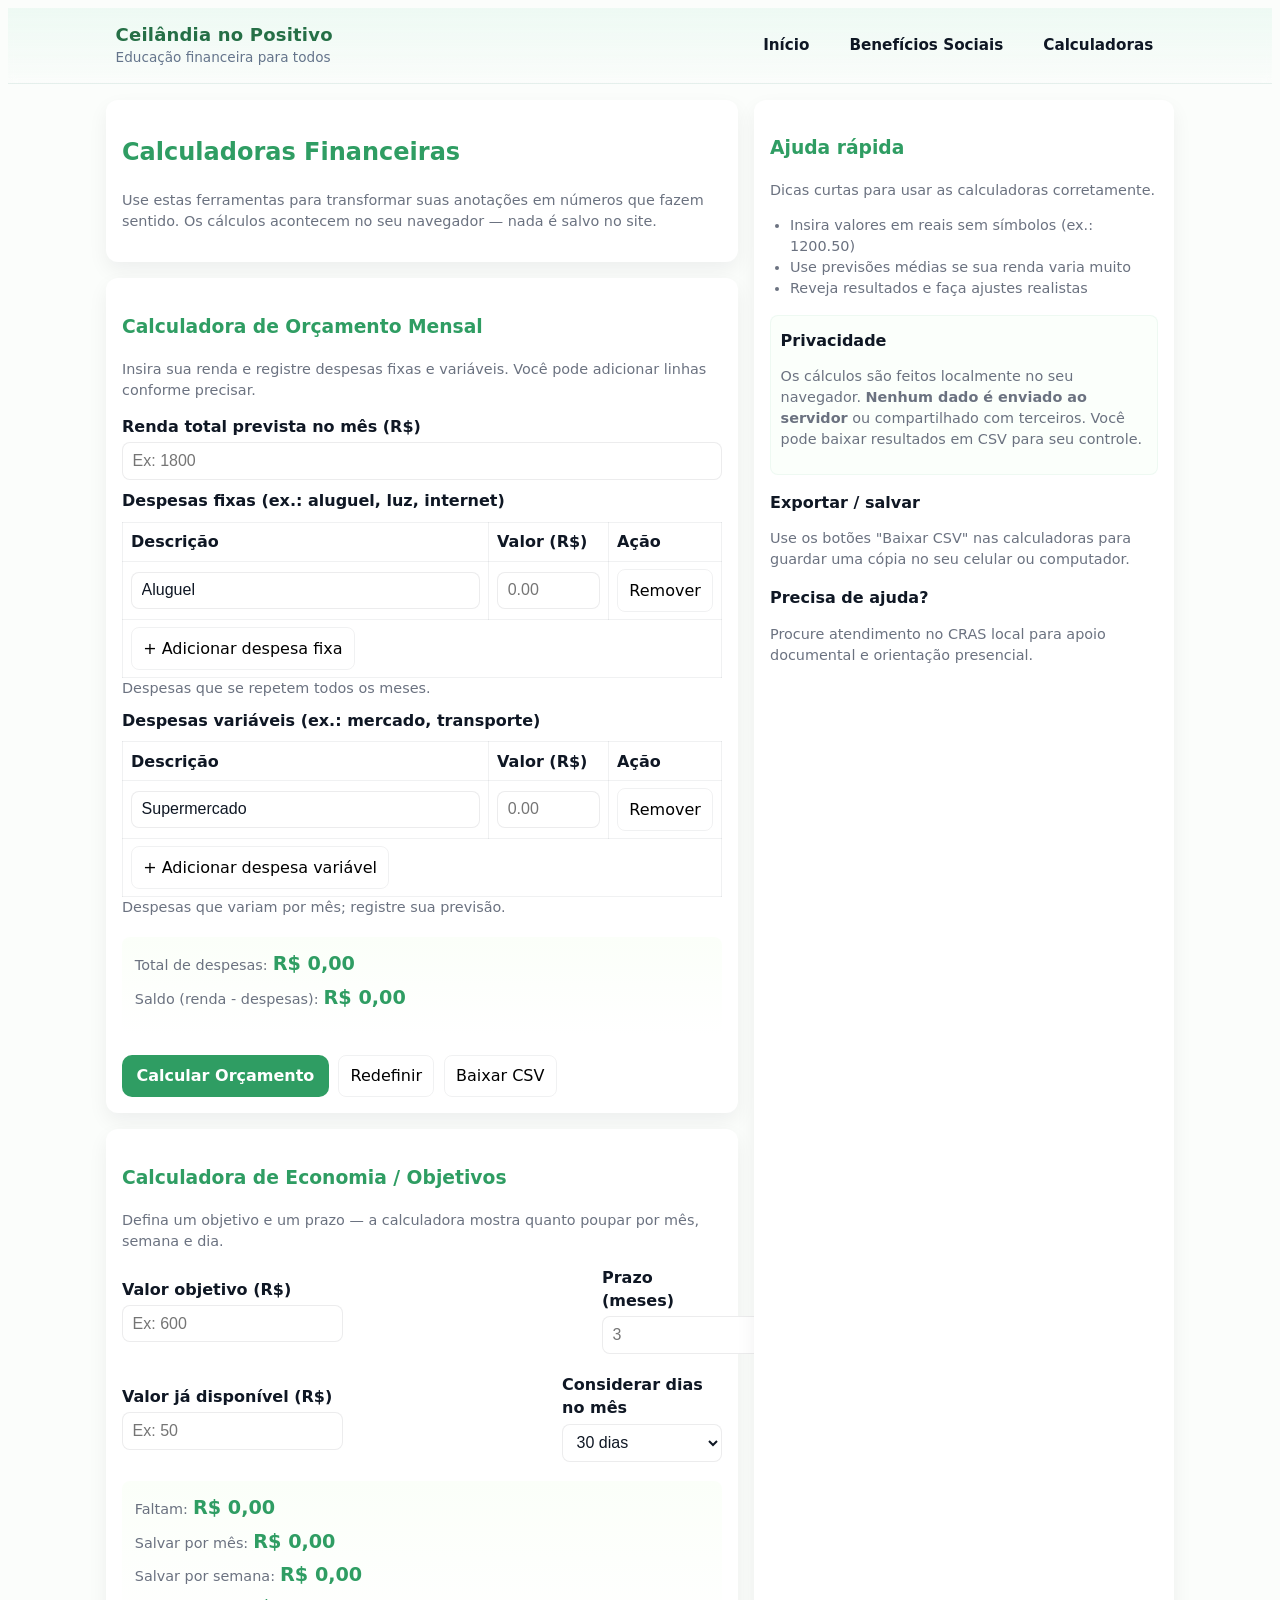
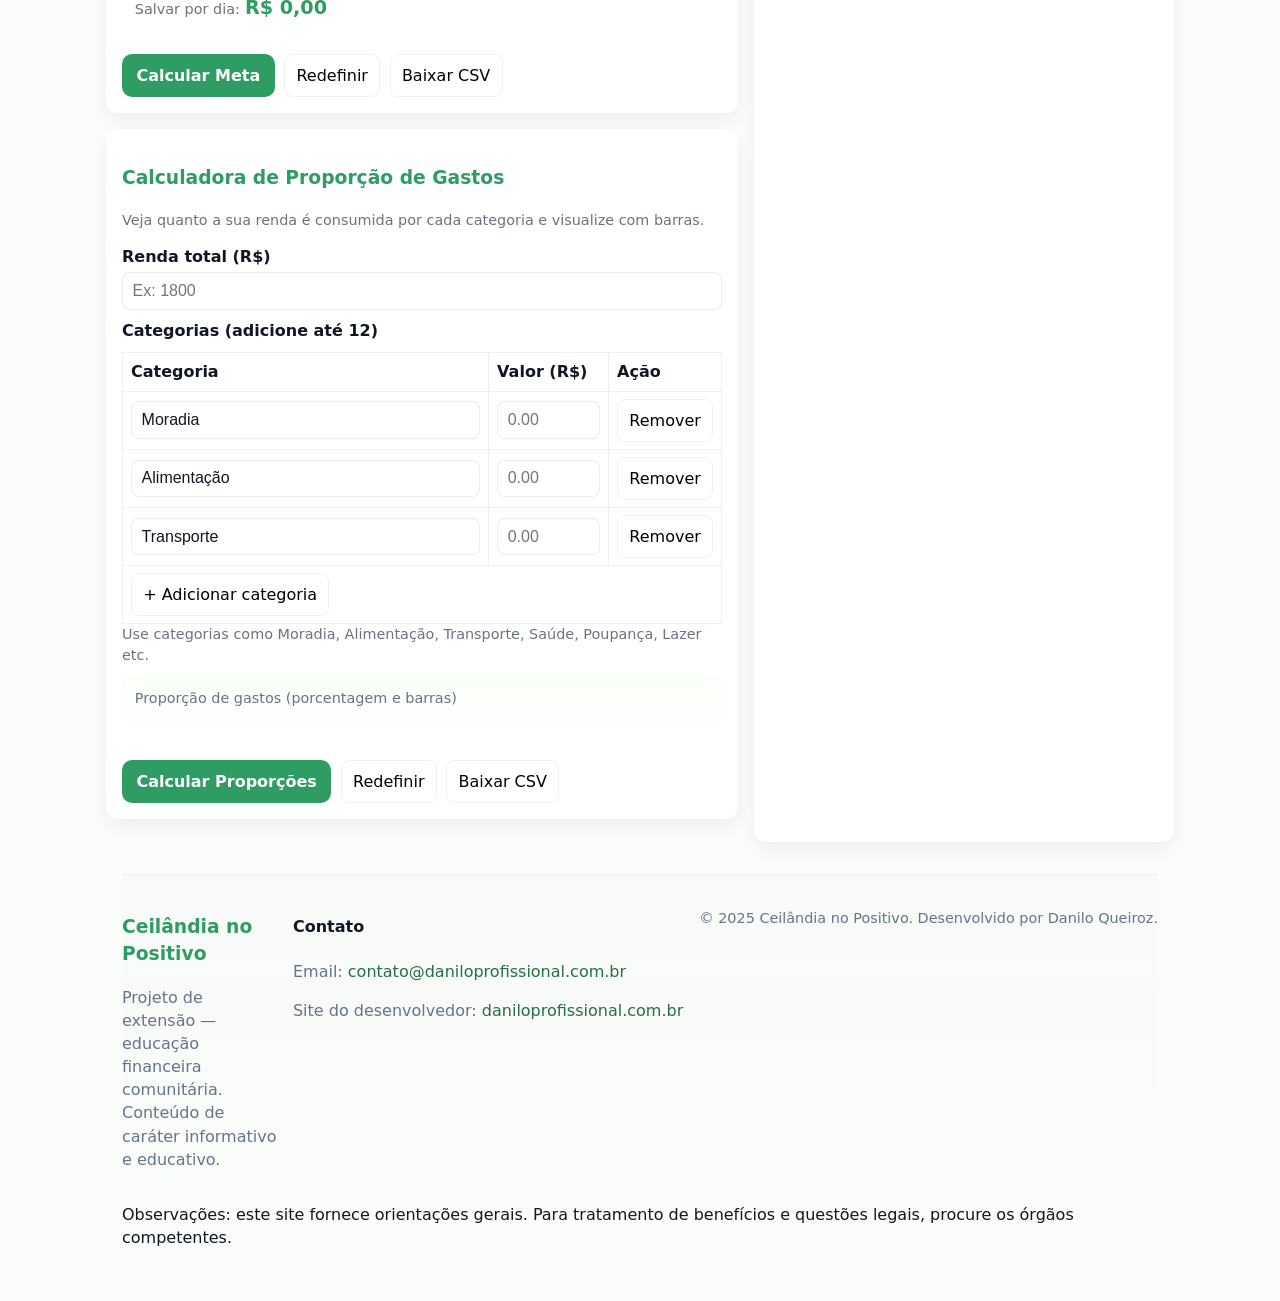
<file: calculadoras.html>
<!DOCTYPE html>
<html lang="pt-BR">
<head>
  <meta charset="utf-8" />
  <meta name="viewport" content="width=device-width,initial-scale=1" />
  <title>Calculadoras — Ceilândia no Positivo</title>
  <meta name="description" content="Calculadoras financeiras: orçamento mensal, economia/objetivos e proporção de gastos — ferramentas gratuitas e acessíveis." />
  <link rel="stylesheet" href="css/style.css" />
  <link rel="stylesheet" href="css/calculadoras.css">
</head>
<body>
  <!-- ===== Header / Navigation ===== -->
  <header>
  <div class="container header-inner">
    <div class="brand">
      <h1 class="site-title">Ceilândia no Positivo</h1>
      <p class="site-tag">Educação financeira para todos</p>
    </div>
    <nav>
      <ul class="nav-list">
        <li class="nav-item"><a href="index.html">Início</a></li>
        <li class="nav-item"><a href="beneficios.html">Benefícios Sociais</a></li>
        <li class="nav-item"><a href="calculadoras.html">Calculadoras</a></li>
      </ul>
    </nav>
  </div>
</header>

  <main class="calc-container" role="main">
    <section class="grid" aria-label="Área principal das calculadoras">

      <!-- Left column: calculators -->
      <div>
        <!-- Intro card -->
        <div class="card" aria-labelledby="title-calculadoras">
          <h2 id="title-calculadoras">Calculadoras Financeiras</h2>
          <p class="small muted">Use estas ferramentas para transformar suas anotações em números que fazem sentido. Os cálculos acontecem no seu navegador — nada é salvo no site.</p>
        </div>

        <!-- Budget calculator -->
        <section id="budget-card" class="card" aria-labelledby="budget-title" style="margin-top:1rem">
          <h3 id="budget-title">Calculadora de Orçamento Mensal</h3>
          <p class="small muted">Insira sua renda e registre despesas fixas e variáveis. Você pode adicionar linhas conforme precisar.</p>

          <div class="stack">
            <div>
              <label for="income">Renda total prevista no mês (R$)</label>
              <input id="income" type="number" min="0" step="0.01" placeholder="Ex: 1800" aria-label="Renda total">
            </div>

            <div>
              <label>Despesas fixas (ex.: aluguel, luz, internet)</label>
              <table class="expenses-table" id="fixed-table" aria-describedby="fixed-desc">
                <thead>
                  <tr><th>Descrição</th><th style="width:120px">Valor (R$)</th><th style="width:80px">Ação</th></tr>
                </thead>
                <tbody id="fixed-tbody">
                  <!-- template row will be inserted by JS -->
                </tbody>
                <tfoot>
                  <tr>
                    <td colspan="3">
                      <button id="add-fixed" class="btn-ghost" type="button">+ Adicionar despesa fixa</button>
                    </td>
                  </tr>
                </tfoot>
              </table>
              <div id="fixed-desc" class="small muted">Despesas que se repetem todos os meses.</div>
            </div>

            <div>
              <label>Despesas variáveis (ex.: mercado, transporte)</label>
              <table class="expenses-table" id="var-table" aria-describedby="var-desc">
                <thead>
                  <tr><th>Descrição</th><th style="width:120px">Valor (R$)</th><th style="width:80px">Ação</th></tr>
                </thead>
                <tbody id="var-tbody">
                </tbody>
                <tfoot>
                  <tr>
                    <td colspan="3">
                      <button id="add-var" class="btn-ghost" type="button">+ Adicionar despesa variável</button>
                    </td>
                  </tr>
                </tfoot>
              </table>
              <div id="var-desc" class="small muted">Despesas que variam por mês; registre sua previsão.</div>
            </div>

            <div class="result-block" aria-live="polite" id="budget-results" style="margin-top:.6rem">
              <div><span class="small muted">Total de despesas:</span> <span id="total-exp" class="result-value">R$ 0,00</span></div>
              <div><span class="small muted">Saldo (renda - despesas):</span> <span id="balance" class="result-value">R$ 0,00</span></div>
              <div id="percentages" class="small muted"></div>
              <div id="budget-suggestion" class="small muted"></div>
            </div>

            <div class="btn-row">
              <button id="calc-budget" class="btn-primary" type="button">Calcular Orçamento</button>
              <button id="reset-budget" class="btn-ghost" type="button">Redefinir</button>
              <button id="export-budget" class="btn-ghost" type="button">Baixar CSV</button>
            </div>
          </div>
        </section>

        <!-- Goals calculator -->
        <section id="goals-card" class="card" aria-labelledby="goals-title" style="margin-top:1rem">
          <h3 id="goals-title">Calculadora de Economia / Objetivos</h3>
          <p class="small muted">Defina um objetivo e um prazo — a calculadora mostra quanto poupar por mês, semana e dia.</p>

          <div class="stack">
            <div class="form-row">
              <div style="flex:1">
                <label for="goal-total">Valor objetivo (R$)</label>
                <input id="goal-total" type="number" min="0" step="0.01" placeholder="Ex: 600">
              </div>
              <div style="width:120px">
                <label for="goal-months">Prazo (meses)</label>
                <input id="goal-months" type="number" min="1" step="1" placeholder="3">
              </div>
            </div>

            <div class="form-row">
              <div style="flex:1">
                <label for="goal-current">Valor já disponível (R$)</label>
                <input id="goal-current" type="number" min="0" step="0.01" placeholder="Ex: 50">
              </div>
              <div style="width:160px">
                <label for="goal-frequency">Considerar dias no mês</label>
                <select id="goal-frequency">
                  <option value="30">30 dias</option>
                  <option value="28">28 dias</option>
                  <option value="31">31 dias</option>
                </select>
              </div>
            </div>

            <div class="result-block" id="goal-results" aria-live="polite">
              <div><span class="small muted">Faltam:</span> <span id="goal-remaining" class="result-value">R$ 0,00</span></div>
              <div><span class="small muted">Salvar por mês:</span> <span id="save-per-month" class="result-value">R$ 0,00</span></div>
              <div><span class="small muted">Salvar por semana:</span> <span id="save-per-week" class="result-value">R$ 0,00</span></div>
              <div><span class="small muted">Salvar por dia:</span> <span id="save-per-day" class="result-value">R$ 0,00</span></div>
            </div>

            <div class="btn-row">
              <button id="calc-goal" class="btn-primary" type="button">Calcular Meta</button>
              <button id="reset-goal" class="btn-ghost" type="button">Redefinir</button>
              <button id="export-goal" class="btn-ghost" type="button">Baixar CSV</button>
            </div>
          </div>
        </section>

        <!-- Proportion calculator -->
        <section id="prop-card" class="card" aria-labelledby="prop-title" style="margin-top:1rem;margin-bottom:1.4rem">
          <h3 id="prop-title">Calculadora de Proporção de Gastos</h3>
          <p class="small muted">Veja quanto a sua renda é consumida por cada categoria e visualize com barras.</p>

          <div class="stack">
            <div>
              <label for="prop-income">Renda total (R$)</label>
              <input id="prop-income" type="number" min="0" step="0.01" placeholder="Ex: 1800">
            </div>

            <div>
              <label>Categorias (adicione até 12)</label>
              <table class="expenses-table" id="prop-table" aria-describedby="prop-desc">
                <thead><tr><th>Categoria</th><th style="width:120px">Valor (R$)</th><th style="width:80px">Ação</th></tr></thead>
                <tbody id="prop-tbody"></tbody>
                <tfoot>
                  <tr><td colspan="3"><button id="add-prop" class="btn-ghost" type="button">+ Adicionar categoria</button></td></tr>
                </tfoot>
              </table>
              <div id="prop-desc" class="small muted">Use categorias como Moradia, Alimentação, Transporte, Saúde, Poupança, Lazer etc.</div>
            </div>

            <div id="prop-results" class="result-block" aria-live="polite">
              <div class="small muted">Proporção de gastos (porcentagem e barras)</div>
              <div id="bars" class="bars" style="margin-top:.5rem"></div>
              <div id="prop-summary" class="small muted"></div>
            </div>

            <div class="btn-row">
              <button id="calc-prop" class="btn-primary" type="button">Calcular Proporções</button>
              <button id="reset-prop" class="btn-ghost" type="button">Redefinir</button>
              <button id="export-prop" class="btn-ghost" type="button">Baixar CSV</button>
            </div>
          </div>
        </section>
      </div>

      <!-- Right column: ajuda rápida e segurança -->
      <aside class="card" aria-labelledby="help-title" style="height:100%">
        <h3 id="help-title">Ajuda rápida</h3>
        <p class="small muted">Dicas curtas para usar as calculadoras corretamente.</p>
        <ul class="small muted">
          <li>Insira valores em reais sem símbolos (ex.: 1200.50)</li>
          <li>Use previsões médias se sua renda varia muito</li>
          <li>Reveja resultados e faça ajustes realistas</li>
        </ul>

        <div style="margin-top:1rem" class="muted-block">
          <h4 style="margin:.2rem 0">Privacidade</h4>
          <p class="small muted">Os cálculos são feitos localmente no seu navegador. <strong>Nenhum dado é enviado ao servidor</strong> ou compartilhado com terceiros. Você pode baixar resultados em CSV para seu controle.</p>
        </div>

        <div style="margin-top:1rem">
          <h4 style="margin:.2rem 0">Exportar / salvar</h4>
          <p class="small muted">Use os botões "Baixar CSV" nas calculadoras para guardar uma cópia no seu celular ou computador.</p>
        </div>

        <div style="margin-top:1rem">
          <h4 style="margin:.2rem 0">Precisa de ajuda?</h4>
          <p class="small muted">Procure atendimento no CRAS local para apoio documental e orientação presencial.</p>
        </div>
      </aside>
    </section>

    <!-- ===== Footer / Contatos ===== -->
    <footer id="footer" class="footer container" role="contentinfo">
      <div class="footer-grid">
        <div class="footer-about">
          <h3>Ceilândia no Positivo</h3>
          <p>Projeto de extensão — educação financeira comunitária. Conteúdo de caráter informativo e educativo.</p>
        </div>

        <div class="footer-contacts">
          <h4>Contato</h4>
          <p>Email: <a href="mailto:contato@daniloprofissional.com.br">contato@daniloprofissional.com.br</a></p>
          <p>Site do desenvolvedor: <a href="https://daniloprofissional.com.br" target="_blank" rel="noopener">daniloprofissional.com.br</a></p>
        </div>

        <div class="footer-credits">
          <p>&copy; 2025 Ceilândia no Positivo. Desenvolvido por Danilo Queiroz.</p>
        </div>
      </div>

      <div class="footer-legal">
        <p>Observações: este site fornece orientações gerais. Para tratamento de benefícios e questões legais, procure os órgãos competentes.</p>
      </div>
    </footer>

<script src="js/calculadoras.js"></script>

</body>
</html>
</file>
<file: css/style.css>
/* style.css
   Ceilândia no Positivo — Estilos principais
   Mobile-first, responsivo e acessível
   Paleta: verdes (primário), cinzas neutros, destaque suave
*/

/* =========================
   Variáveis (cores e espaçamento)
   ========================= */
:root{
  /* Cores */
  --bg: #fbfdfb;
  --surface: #ffffff;
  --muted: #64748b;       /* texto secundário */
  --text: #0f1724;        /* texto principal (quase preto) */
  --primary: #2f9d63;     /* verde principal */
  --primary-600: #2b8f58;
  --primary-700: #256f46;
  --accent: #18a999;      /* verde-água para CTAs secundários */
  --danger: #d64545;
  --success: #2f9d63;
  --soft: #edf9f3;        /* fundo suave relacionado ao verde */
  --muted-bg: #f4f6f8;    /* seções neutras */
  --card-shadow: rgba(15,23,36,0.06);
  --card-shadow-strong: rgba(15,23,36,0.10);

  /* Tipografia */
  --font-sans: system-ui, -apple-system, "Segoe UI", Roboto, "Helvetica Neue", Arial;
  --base-font-size: 16px;
  --scale-ratio: 1.125;

  /* Espaçamento */
  --gap-xs: 0.4rem;
  --gap-sm: 0.6rem;
  --gap-md: 1rem;
  --gap-lg: 1.6rem;
  --gap-xl: 2.4rem;
  --container-max: 1100px;

  /* Radius */
  --rounded-sm: 6px;
  --rounded-md: 10px;
  --rounded-lg: 14px;
}

/* =========================
   Reset / base
   ========================= */
*,
*::before,
*::after{box-sizing:border-box}

html,body{
  height:100%;
  background:var(--bg);
  color:var(--text);
  font-family:var(--font-sans);
  font-size:var(--base-font-size);
  line-height:1.45;
  -webkit-font-smoothing:antialiased;
  -moz-osx-font-smoothing:grayscale;
}

img{max-width:100%;height:auto;display:block}
a{color:var(--primary);text-decoration:none}
a:hover,a:focus{text-decoration:underline}
button{font:inherit}
ul,ol{padding-left:1.25rem;margin:0 0 1rem 0}

/* =========================
   Accessibility helpers
   ========================= */
:focus{outline: none}
:focus-visible{
  outline:3px solid color-mix(in srgb, var(--primary) 40%, transparent);
  outline-offset:3px;
  border-radius:6px;
}
.skip-link{
  position:absolute;
  left:-9999px;
  top:auto;
  width:1px;height:1px;
  overflow:hidden;
}
.skip-link:focus{
  left:1rem;
  top:1rem;
  width:auto;height:auto;
  padding:.5rem .75rem;
  background:var(--primary);
  color:white;
  border-radius:6px;
  z-index:9999;
}

/* =========================
   Layout container
   ========================= */
.container{
  width:calc(100% - 2rem);
  max-width:var(--container-max);
  margin-left:auto;
  margin-right:auto;
  padding-left:1rem;
  padding-right:1rem;
}

/* =========================
   Header / Nav
   ========================= */
header{
  background:linear-gradient(180deg,var(--soft),transparent);
  border-bottom:1px solid rgba(15,23,36,0.04);
  position:sticky;
  top:0;
  z-index:50;
  backdrop-filter: blur(4px);
}

.header-inner{
  display:flex;
  gap:var(--gap-md);
  align-items:center;
  justify-content:space-between;
  padding:0.9rem 0;
}

.brand .site-title{
  font-size:1.125rem;
  margin:0;
  color:var(--primary-700);
  letter-spacing:0.2px;
}
.brand .site-tag{
  margin:0;
  font-size:.85rem;
  color:var(--muted);
}

/* Nav */
.nav-list{
  list-style:none;
  display:flex;
  gap:1rem;
  align-items:center;
  margin:0;
  padding:0;
}
.nav-item a{
  display:inline-block;
  padding:.55rem .7rem;
  border-radius:8px;
  color:var(--text);
  font-weight:600;
  font-size:.95rem;
}
.nav-item a:hover,
.nav-item a:focus{
  background:rgba(47,157,99,0.08);
  color:var(--primary-700);
}

/* Mobile nav collapse */
@media (max-width:820px){
  .header-inner{padding:.8rem 0}
  .nav-list{
    gap:.5rem;
    overflow:auto;
  }
  .brand .site-title{font-size:1rem}
}

/* =========================
   Hero / Intro
   ========================= */
.inicio{
  padding:1.4rem 0;
  margin-top:.5rem;
}
.hero-grid{
  display:grid;
  grid-template-columns:1fr;
  gap:var(--gap-md);
  align-items:start;
}
.hero-text h3{margin-top:0.25rem;color:var(--primary-700)}
.lead{font-size:1rem;color:var(--muted);margin-bottom:1rem}

/* Hero media styling */
.hero-media{
  border-radius:var(--rounded-md);
  overflow:hidden;
  box-shadow:0 6px 18px var(--card-shadow-strong);
  background:linear-gradient(180deg, #ffffff, #fbfbfb);
}
.hero-media .caption{
  font-size:.8rem;color:var(--muted);padding:.6rem;
}

/* Call to action */
.call-to-actions{display:flex;gap:.75rem;margin-top:1rem;flex-wrap:wrap}
.btn{
  display:inline-flex;
  align-items:center;
  justify-content:center;
  gap:.5rem;
  padding:.6rem .9rem;
  border-radius:10px;
  background:transparent;
  color:var(--primary-700);
  border:1px solid rgba(47,157,99,0.12);
  font-weight:600;
  text-decoration:none;
}
.btn:hover{transform:translateY(-1px)}
.btn.primary{
  background:var(--primary);
  color:white;
  border:none;
  box-shadow:0 6px 18px rgba(47,157,99,0.12);
}
.btn.primary:active{transform:translateY(0)}
.btn:focus{box-shadow:0 0 0 4px rgba(47,157,99,0.08)}

/* =========================
   Section base and headings
   ========================= */
.section{
  padding:1.4rem 0;
  margin-top:.4rem;
}
.section h2{
  font-size:1.15rem;
  margin:0 0 .6rem 0;
  color:var(--primary-700);
}
.section p{margin:0 0 1rem 0;color:var(--muted)}
.bloco{background:var(--surface);padding:1rem;border-radius:12px;margin-bottom:1rem;box-shadow:0 6px 18px var(--card-shadow)}
.bloco h3{margin-top:0;color:var(--primary-600)}
.dica p, .rd-intro p{color:var(--muted)}

/* Typography helpers */
.lead{font-size:1.02rem}
small{font-size:.85rem;color:var(--muted)}

/* =========================
   Lists, tables, pre
   ========================= */
.table-exemplo{
  width:100%;
  border-collapse:collapse;
  margin:0.6rem 0;
  font-size:.95rem;
}
.table-exemplo th,
.table-exemplo td{
  padding:.55rem .6rem;
  border:1px solid rgba(15,23,36,0.06);
  text-align:left;
}
.table-exemplo thead th{
  background:rgba(47,157,99,0.06);
  color:var(--primary-700);
  font-weight:700;
}

/* Preformatted */
pre{
  background:var(--muted-bg);
  padding:0.8rem;
  border-radius:8px;
  overflow:auto;
  font-family:ui-monospace,SFMono-Regular,Menlo,Monaco,monospace;
  font-size:.88rem;
}

/* =========================
   Apps / cards / desenvolvedor
   ========================= */
.app{border-left:4px solid rgba(47,157,99,0.08);padding-left:1rem}
.card{
  background:var(--surface);
  border-radius:12px;
  box-shadow:0 10px 30px var(--card-shadow);
  padding:1rem;
}

/* Desenvolvedor card layout */
.desenvolvedor-card{
  display:flex;
  gap:1rem;
  align-items:center;
  padding:1rem;
  border-radius:12px;
  background:linear-gradient(180deg,#ffffff,#fbfff9);
  box-shadow:0 10px 24px var(--card-shadow);
}
.desenvolvedor-foto{
  width:96px;height:96px;border-radius:12px;object-fit:cover;border:2px solid rgba(15,23,36,0.04);
}
.desenvolvedor-text p{margin:0 0 .6rem 0}
.desenvolvedor-btn{background:var(--accent);color:white;padding:.6rem .8rem;border-radius:8px;border:none}

/* =========================
   Responsive layout adjustments
   ========================= */
@media (min-width:840px){
  .hero-grid{grid-template-columns:1fr 360px}
  .bloco{padding:1.2rem}
  .section{padding:2rem 0}
  .call-to-actions{gap:1rem}
  .nav-list{gap:1.1rem}
}

/* Larger screens */
@media (min-width:1100px){
  .container{padding-left:1.6rem;padding-right:1.6rem}
  .hero-text h3{font-size:1.05rem}
}

/* =========================
   FAQ styles
   ========================= */
.faq-item{margin-bottom:.6rem}
.faq-question{
  width:100%;
  text-align:left;
  padding:.65rem .75rem;
  background:var(--muted-bg);
  border:none;
  border-radius:10px;
  font-weight:700;
  cursor:pointer;
}
.faq-answer{padding:.6rem .8rem;margin-top:.5rem;border-left:3px solid var(--primary);background:linear-gradient(180deg,#fff,#fcfffb);border-radius:8px}

/* =========================
   Footer
   ========================= */
.footer{
  margin-top:2rem;
  padding:1.2rem 0;
  background:linear-gradient(180deg,#f8faf7,transparent);
  border-top:1px solid rgba(15,23,36,0.04);
}
.footer-grid{
  display:grid;
  gap:1rem;
}
.footer-about p, .footer-contacts p{color:var(--muted)}
.footer a{color:var(--primary-700)}
.footer-credits p{font-size:.9rem;color:var(--muted)}

/* Footer responsive columns */
@media (min-width:820px){
  .footer-grid{grid-template-columns:1fr auto auto;align-items:start}
}

/* =========================
   Utilities
   ========================= */
.text-center{text-align:center}
.kicker{font-size:.85rem;color:var(--muted);text-transform:uppercase;letter-spacing:.08em}
.muted{color:var(--muted)}
.space-y > * + *{margin-top:var(--gap-md)}

/* Buttons small / ghost */
.btn.ghost{background:transparent;border:1px solid rgba(15,23,36,0.06);color:var(--text)}

/* Badges */
.badge{
  display:inline-block;padding:.25rem .45rem;border-radius:999px;font-weight:700;font-size:.82rem;background:rgba(47,157,99,0.1);color:var(--primary-700)
}

/* =========================
   Print styles (simples)
   ========================= */
@media print{
  header, .call-to-actions, .btn, .footer{display:none}
  body{background:white;color:black}
}

/* =========================
   Reduced motion preference
   ========================= */
@media (prefers-reduced-motion: reduce){
  *{transition:none!important;animation:none!important}
}

/* =========================
   Small helper classes for layouts used in HTML
   ========================= */
.hero-media img{width:100%;height:auto;display:block}
.hero-grid .hero-media, .hero-grid .hero-text{padding:.6rem}
.card-desenvolvedor{display:flex;flex-direction:column;gap:.6rem;align-items:center;text-align:center}
@media (min-width:820px){
  .card-desenvolvedor{flex-direction:row;text-align:left}
}

/* =========================
   Form controls (for future use)
   ========================= */
input[type="text"], input[type="number"], textarea, select{
  width:100%;
  padding:.6rem .7rem;
  border-radius:8px;
  border:1px solid rgba(15,23,36,0.08);
  background:var(--surface);
  font-size:1rem;
  color:var(--text);
  box-shadow:none;
}
input:focus, textarea:focus, select:focus{
  border-color:var(--primary-600);
  box-shadow:0 6px 18px rgba(47,157,99,0.06);
  outline:none;
}

/* =========================
   Tiny helpers for alignment in cards/tables
   ========================= */
.flex{display:flex}
.flex-col{display:flex;flex-direction:column}
.center{display:flex;align-items:center;justify-content:center}
.space-between{display:flex;justify-content:space-between;align-items:center}

/* =========================
   End of file
   ========================= */
</file>
<file: css/beneficios.css>
:root {
     --primary: #2f9d63;
     --muted: #6b7280;
     --card-bg: #fff
 }

 body {
     background: #fbfdfb
 }

 .hero {
     padding: 1.2rem 0;
     border-bottom: 1px solid rgba(15, 23, 36, 0.04)
 }

 .container {
     max-width: 1100px;
     margin: 0 auto;
     padding: 1rem
 }

 h1,
 h2,
 h3 {
     color: var(--primary)
 }

 .card {
     background: var(--card-bg);
     padding: 1rem;
     border-radius: 12px;
     box-shadow: 0 10px 24px rgba(15, 23, 36, 0.06);
     margin-bottom: 1rem
 }

 .grid {
     display: grid;
     gap: 1rem
 }

 @media(min-width:920px) {
     .grid {
         grid-template-columns: 1fr 380px
     }
 }

 .steps {
     padding: .6rem;
     background: #fbfff9;
     border-radius: 8px;
     border: 1px solid rgba(47, 157, 99, 0.06)
 }

 .docs {
     background: #f8faf7;
     padding: .5rem;
     border-radius: 8px;
     border-left: 4px solid rgba(47, 157, 99, 0.08);
     margin-top: .6rem
 }

 .btn-inline {
     display: inline-block;
     padding: .5rem .8rem;
     border-radius: 8px;
     background: var(--primary);
     color: white;
     text-decoration: none;
     font-weight: 700
 }

 .muted {
     color: var(--muted)
 }

 .links-list {
     display: flex;
     flex-direction: column;
     gap: .45rem
 }

 .address {
     font-weight: 700
 }

 .map-link {
     font-size: .94rem;
     color: var(--primary)
 }

 .small {
     font-size: .9rem;
     color: var(--muted)
 }

 .notice {
     background: #fff5f5;
     border-left: 4px solid #d64545;
     padding: .6rem;
     border-radius: 6px
 }

 .local-card {
     display: flex;
     gap: 1rem;
     align-items: flex-start
 }

 .local-card img {
     width: 88px;
     height: 88px;
     border-radius: 8px;
     object-fit: cover
 }

 footer {
     margin-top: 1.4rem;
     padding: 1rem 0;
     border-top: 1px solid rgba(15, 23, 36, 0.04)
 }
</file>
<file: css/calculadoras.css>
:root {
    --card-bg: #ffffff;
    --muted-600: #6b7280;
    --accent: #18a999;
    --primary: #2f9d63;
    --danger: #d64545;
    --soft-bg: #f6fbf7;
}

.calc-hero {
    padding: 1.2rem 0;
    border-bottom: 1px solid rgba(15, 23, 36, 0.04);
}

.calc-container {
    max-width: 1100px;
    margin: 0 auto;
    padding: 1rem
}

.grid {
    display: grid;
    grid-template-columns: 1fr;
    gap: 1rem
}

.card {
    background: var(--card-bg);
    padding: 1rem;
    border-radius: 12px;
    box-shadow: 0 8px 20px rgba(15, 23, 36, 0.06)
}

h1,
h2,
h3 {
    color: var(--primary)
}

label {
    display: block;
    font-weight: 700;
    margin-bottom: .25rem
}

.form-row {
    display: flex;
    gap: .6rem;
    flex-wrap: wrap;
    align-items: center;
    margin-bottom: .6rem
}

input[type="number"],
input[type="text"],
select {
    padding: .55rem .6rem;
    border-radius: 8px;
    border: 1px solid rgba(15, 23, 36, 0.08);
    width: 100%;
}

.small {
    font-size: .9rem;
    color: var(--muted-600)
}

.btn-row {
    display: flex;
    gap: .6rem;
    flex-wrap: wrap;
    margin-top: .6rem
}

.btn-ghost {
    background: transparent;
    border: 1px solid rgba(15, 23, 36, 0.06);
    padding: .55rem .7rem;
    border-radius: 8px
}

.btn-primary {
    background: var(--primary);
    color: white;
    padding: .6rem .9rem;
    border-radius: 10px;
    border: none;
    font-weight: 700
}

.muted {
    color: var(--muted-600)
}

.expenses-table {
    width: 100%;
    border-collapse: collapse;
    margin-top: .6rem
}

.expenses-table th,
.expenses-table td {
    padding: .45rem .5rem;
    border: 1px solid rgba(15, 23, 36, 0.06);
    text-align: left
}

.stack {
    display: flex;
    flex-direction: column;
    gap: .6rem
}

.result-block {
    display: flex;
    flex-direction: column;
    gap: .35rem;
    padding: .8rem;
    border-radius: 8px;
    background: linear-gradient(180deg, #fbfff9, #ffffff)
}

.result-value {
    font-weight: 800;
    font-size: 1.2rem;
    color: var(--primary)
}

.error {
    color: var(--danger);
    font-weight: 700
}

/* Proportion bars */
.bars {
    display: flex;
    flex-direction: column;
    gap: .5rem
}

.bar-row {
    display: flex;
    align-items: center;
    gap: .6rem
}

.bar-label {
    width: 120px;
    font-size: .95rem
}

.bar-visual {
    flex: 1;
    height: 14px;
    background: #f1f5f9;
    border-radius: 8px;
    overflow: hidden;
    position: relative
}

.bar-fill {
    height: 100%;
    background: linear-gradient(90deg, var(--primary), var(--accent));
    border-radius: 8px 0 0 8px
}

.bar-percent {
    width: 58px;
    text-align: right;
    font-weight: 700
}

/* Responsive */
@media(min-width:980px) {
    .grid {
        grid-template-columns: 1fr 420px
    }

    .form-row input[type="number"] {
        width: auto;
        min-width: 120px
    }
}

/* Tiny helpers */
.muted-block {
    background: #fbfffb;
    padding: .6rem;
    border-radius: 8px;
    border: 1px solid rgba(47, 157, 99, 0.06)
}

.cta-link {
    display: inline-block;
    margin-top: .6rem
}

.visually-hidden {
    position: absolute;
    left: -9999px;
    top: auto;
    width: 1px;
    height: 1px;
    overflow: hidden
}
</file>
